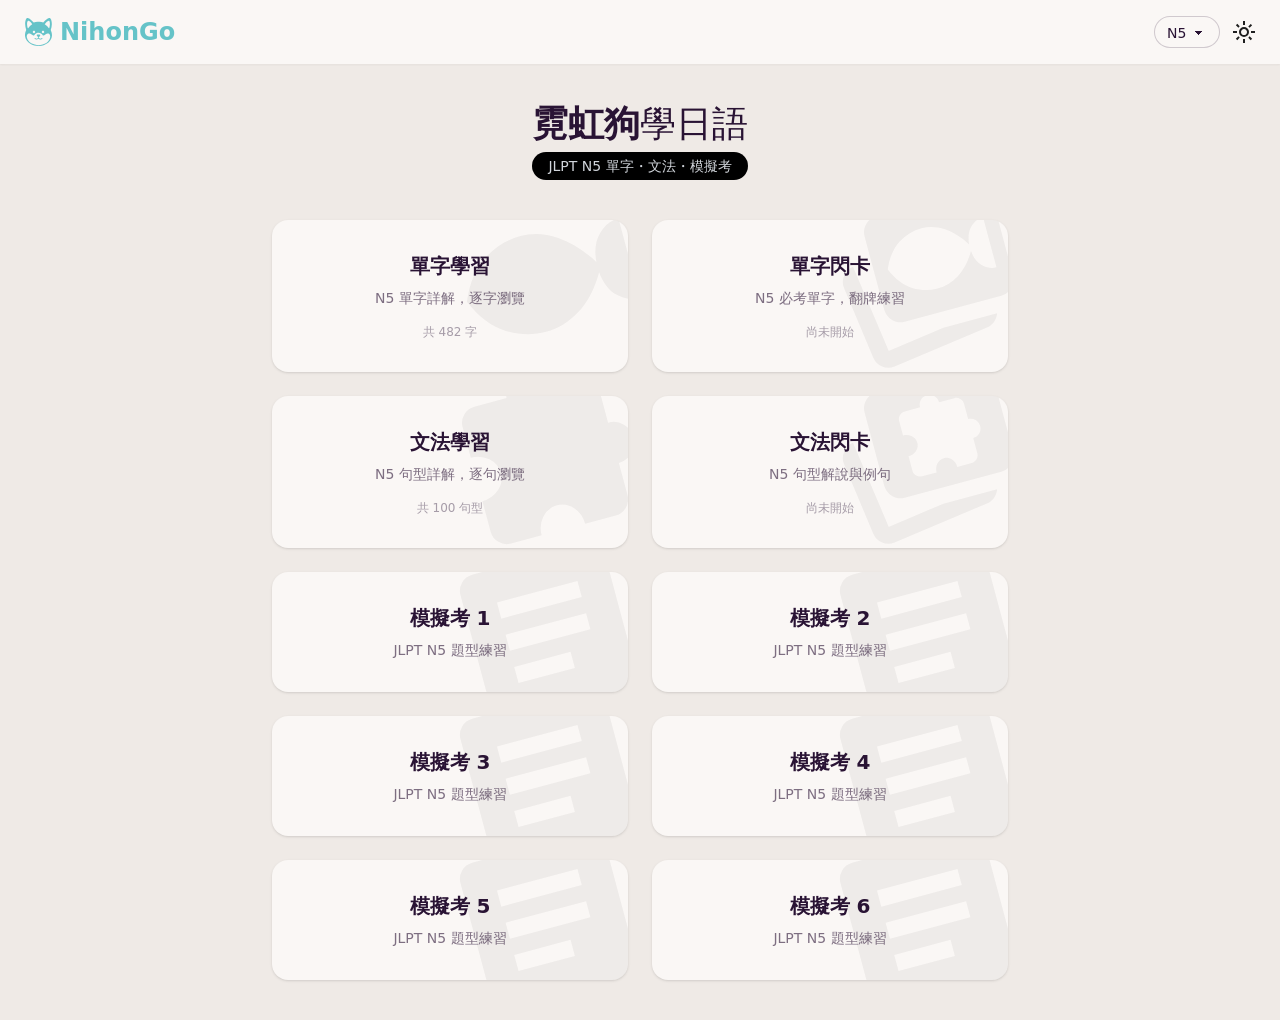
<file: src/index.html>
<!DOCTYPE html>
<html lang="zh-Hant" data-theme="cupcake">
<head>
  <meta charset="UTF-8">
  <link rel="icon" href="assets/icons/nihongo_icon_mono.svg" type="image/svg+xml">
  <meta name="viewport" content="width=device-width, initial-scale=1.0">
  <title>NihonGo 霓虹狗 — JLPT N5 日文學習</title>
  <meta name="description" content="NihonGo 霓虹狗，JLPT 日文學習網站，提供單字、文法閃卡與模擬考。">
  <meta property="og:type" content="website">
  <meta property="og:title" content="NihonGo 霓虹狗 — JLPT 日文學習">
  <meta property="og:description" content="JLPT 日文學習網站，提供單字、文法閃卡與模擬考。">
  <meta property="og:image" content="assets/images/preview.png">
  <meta property="og:image:width" content="1200">
  <meta property="og:image:height" content="630">
  <meta name="twitter:card" content="summary_large_image">
  <meta name="twitter:title" content="NihonGo 霓虹狗 — JLPT 日文學習">
  <meta name="twitter:description" content="JLPT 日文學習網站，提供單字、文法閃卡與模擬考。">
  <meta name="twitter:image" content="assets/images/preview.png">
  <link href="assets/vendor/daisyui.min.css" rel="stylesheet">
  <script src="assets/vendor/tailwind.js"></script>
  <link rel="stylesheet" href="assets/css/main.css">
</head>
<body class="min-h-screen bg-base-200">

  <header class="navbar bg-base-100 shadow-sm">
    <div class="navbar-start">
      <span class="text-2xl font-bold text-primary px-4 flex items-center gap-2"><span class="nihongo-icon w-7 h-7 shrink-0" aria-hidden="true"></span>NihonGo</span>
    </div>
    <div class="navbar-end px-4 gap-3">
      <select id="level-select" class="select select-bordered select-sm w-auto">
        <option value="N5">N5</option>
        <option value="N4">N4</option>
      </select>
      <label class="swap swap-rotate">
        <input type="checkbox" id="theme-toggle">
        <span class="swap-on"><img src="assets/icons/dark_mode.svg" class="theme-icon w-6 h-6" alt=""></span>
        <span class="swap-off"><img src="assets/icons/light_mode.svg" class="theme-icon w-6 h-6" alt=""></span>
      </label>
    </div>
  </header>

  <main class="container mx-auto px-4 py-10 max-w-3xl">
    <div class="text-center mb-10">
      <h1 class="text-4xl mb-2"><span class="font-bold">霓虹狗</span><span class="font-light">學日語</span></h1>
      <span id="level-pill" class="inline-block rounded-full bg-black text-gray-300 text-sm px-4 py-1">JLPT N5 單字・文法・模擬考</span>
    </div>

    <div class="grid grid-cols-2 gap-6">

      <a href="vocab-study.html" class="card bg-base-100 shadow hover:shadow-lg transition-shadow cursor-pointer relative overflow-hidden">
        <img src="assets/icons/vocab-study.svg" alt="" aria-hidden="true" class="card-bg-icon">
        <div class="card-body items-center text-center relative">
          <h2 class="card-title">單字學習</h2>
          <p class="text-sm text-base-content/60"><span class="level-label">N5</span> 單字詳解，逐字瀏覽</p>
          <div class="mt-2 w-full">
            <div class="text-xs text-base-content/40" id="vocab-study-total"></div>
          </div>
        </div>
      </a>

      <a href="flashcard.html" class="card bg-base-100 shadow hover:shadow-lg transition-shadow cursor-pointer relative overflow-hidden">
        <img src="assets/icons/vocab.svg" alt="" aria-hidden="true" class="card-bg-icon">
        <div class="card-body items-center text-center relative">
          <h2 class="card-title">單字閃卡</h2>
          <p class="text-sm text-base-content/60"><span class="level-label">N5</span> 必考單字，翻牌練習</p>
          <div class="mt-2 w-full">
            <div class="text-xs text-base-content/40" id="vocab-progress-label">尚未開始</div>
          </div>
        </div>
      </a>

      <a href="grammar-study.html" class="card bg-base-100 shadow hover:shadow-lg transition-shadow cursor-pointer relative overflow-hidden">
        <img src="assets/icons/grammar-study.svg" alt="" aria-hidden="true" class="card-bg-icon">
        <div class="card-body items-center text-center relative">
          <h2 class="card-title">文法學習</h2>
          <p class="text-sm text-base-content/60"><span class="level-label">N5</span> 句型詳解，逐句瀏覽</p>
          <div class="mt-2 w-full">
            <div class="text-xs text-base-content/40" id="grammar-study-total"></div>
          </div>
        </div>
      </a>

      <a href="grammar.html" class="card bg-base-100 shadow hover:shadow-lg transition-shadow cursor-pointer relative overflow-hidden">
        <img src="assets/icons/grammar.svg" alt="" aria-hidden="true" class="card-bg-icon">
        <div class="card-body items-center text-center relative">
          <h2 class="card-title">文法閃卡</h2>
          <p class="text-sm text-base-content/60"><span class="level-label">N5</span> 句型解說與例句</p>
          <div class="mt-2 w-full">
            <div class="text-xs text-base-content/40" id="grammar-progress-label">尚未開始</div>
          </div>
        </div>
      </a>

      <div id="quiz-cards" class="contents"></div>

    </div>
  </main>

  <script src="assets/js/utils.js"></script>
  <script src="assets/js/index.js"></script>
</body>
</html>
</file>
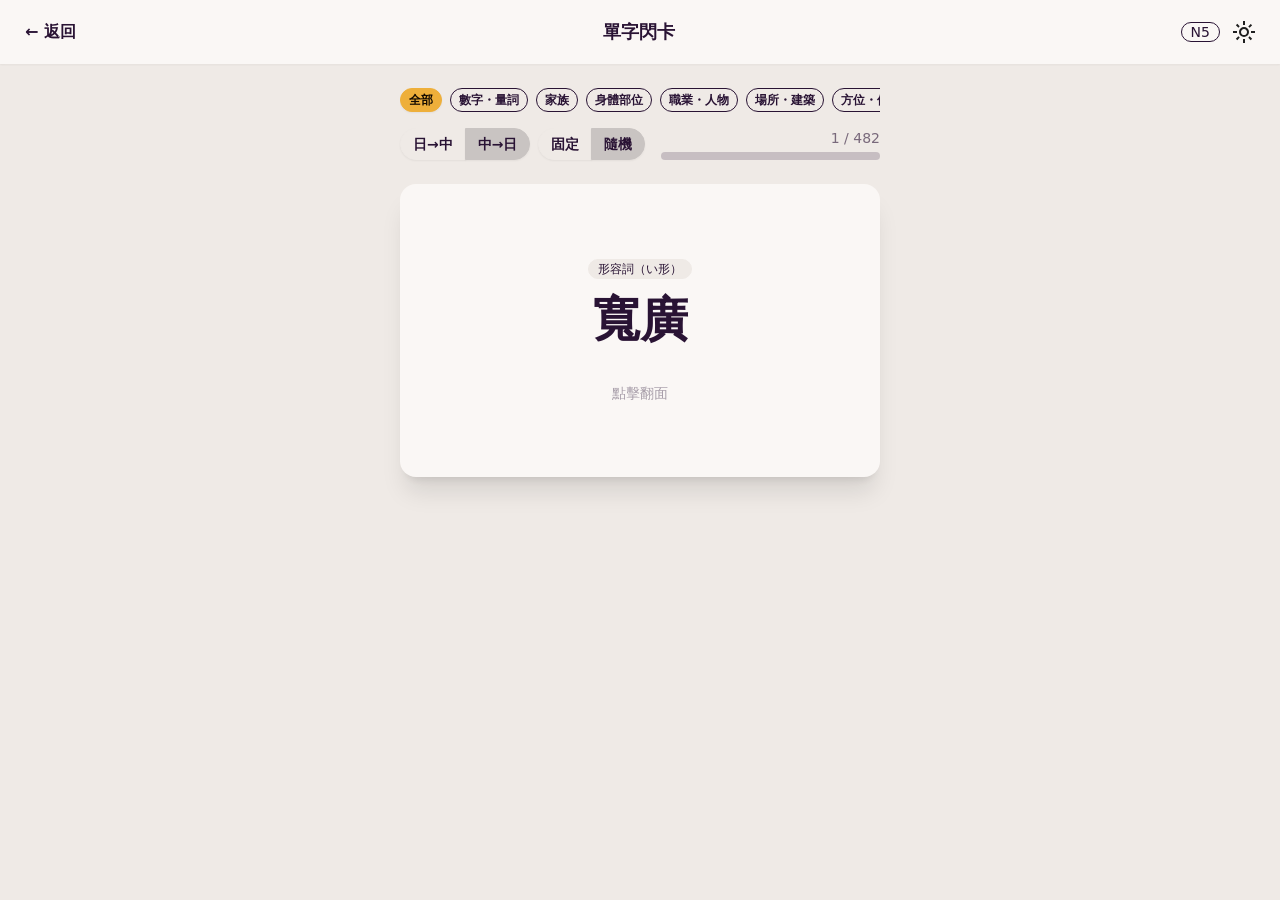
<file: src/flashcard.html>
<!DOCTYPE html>
<html lang="zh-Hant" data-theme="cupcake">
<head>
  <meta charset="UTF-8">
  <link rel="icon" href="assets/icons/nihongo_icon_mono.svg" type="image/svg+xml">
  <meta name="viewport" content="width=device-width, initial-scale=1.0">
  <title>單字閃卡 — NihonGo</title>
  <link href="assets/vendor/daisyui.min.css" rel="stylesheet">
  <script src="assets/vendor/tailwind.js"></script>
  <link rel="stylesheet" href="assets/css/main.css">
  <style>
    .flashcard-scene {
      display: grid;
      perspective: 1000px;
    }
    .flashcard-inner {
      position: relative;
      display: grid;
      width: 100%;
      transition: transform 0.5s;
      transform-style: preserve-3d;
    }
    .flashcard-inner.is-flipped {
      transform: rotateY(180deg);
    }
    .flashcard-face {
      grid-row: 1;
      grid-column: 1;
      width: 100%;
      backface-visibility: hidden;
      -webkit-backface-visibility: hidden;
    }
    .flashcard-face--back {
      transform: rotateY(180deg);
    }
    .speak-btn {
      width: 2.5rem;
      height: 2.5rem;
      min-height: unset;
      padding: 0;
      display: inline-flex;
      align-items: center;
      justify-content: center;
    }
  </style>
</head>
<body class="min-h-screen bg-base-200">

  <header class="navbar bg-base-100 shadow-sm">
    <div class="navbar-start">
      <a href="index.html" class="btn btn-ghost text-base">← 返回</a>
    </div>
    <div class="navbar-center">
      <span class="text-lg font-bold">單字閃卡</span>
    </div>
    <div class="navbar-end px-4 gap-3">
      <span id="level-badge" class="badge badge-outline"></span>
      <label class="swap swap-rotate">
        <input type="checkbox" id="theme-toggle">
        <span class="swap-on"><img src="assets/icons/dark_mode.svg" class="theme-icon w-6 h-6" alt=""></span>
        <span class="swap-off"><img src="assets/icons/light_mode.svg" class="theme-icon w-6 h-6" alt=""></span>
      </label>
    </div>
  </header>

  <main class="container mx-auto px-4 py-6 max-w-lg">

    <!-- 單元選擇 -->
    <div class="mb-3">
      <div class="flex gap-2 overflow-x-auto pb-1 scrollbar-hide" id="unit-bar">
        <button class="btn btn-xs btn-accent shrink-0 unit-btn" data-unit="">全部</button>
      </div>
    </div>

    <!-- 模式切換 & 順序 & 進度 -->
    <div class="flex items-center gap-4 mb-6">
      <div class="flex gap-2 shrink-0">
        <div class="join">
          <button class="join-item btn btn-sm" id="mode-jp" data-mode="jp">日→中</button>
          <button class="join-item btn btn-sm btn-active" id="mode-zh" data-mode="zh">中→日</button>
        </div>
        <div class="join">
          <button class="join-item btn btn-sm" id="order-seq">固定</button>
          <button class="join-item btn btn-sm btn-active" id="order-rnd">隨機</button>
        </div>
      </div>
      <div class="flex flex-col items-end flex-1 gap-1">
        <span class="text-sm text-base-content/60" id="progress-label">— / —</span>
        <progress class="progress progress-primary w-full" id="progress-bar" value="0" max="100"></progress>
      </div>
    </div>

    <!-- 閃卡區 -->
    <div class="flashcard-scene w-full mb-6" style="min-height: 280px;" id="card-scene">
      <div class="flashcard-inner" id="card-inner">

        <!-- 正面 -->
        <div class="flashcard-face card bg-base-100 shadow-xl cursor-pointer select-none" id="card-front">
          <div class="card-body items-center justify-center text-center h-full">
            <div class="text-xs badge badge-ghost mb-2" id="front-pos"></div>
            <div class="text-5xl font-bold mb-2" id="front-main"></div>
            <div class="text-lg text-base-content/60" id="front-sub"></div>
            <div class="mt-4 text-sm text-base-content/40">點擊翻面</div>
          </div>
        </div>

        <!-- 背面 -->
        <div class="flashcard-face flashcard-face--back card bg-primary text-primary-content shadow-xl cursor-pointer select-none" id="card-back">
          <div class="card-body items-center justify-center text-center h-full">
            <div class="text-xs badge badge-outline mb-2" id="back-pos"></div>
            <div class="text-4xl font-bold mb-1" id="back-word"></div>
            <div class="text-xl mb-1" id="back-reading"></div>
            <div class="text-base opacity-80 mb-3" id="back-meaning"></div>
            <button class="speak-btn btn btn-circle btn-sm btn-ghost border border-primary-content/30" id="speak-btn" title="發音">▶</button>
          </div>
        </div>

      </div>
    </div>

    <!-- 操作按鈕（翻面後才顯示）-->
    <div class="flex gap-4 justify-center" id="action-btns" style="display:none!important">
      <button class="btn btn-error btn-lg flex-1" id="btn-unknown">✗ 不熟</button>
      <button class="btn btn-success btn-lg flex-1" id="btn-known">✓ 知道了</button>
    </div>

    <!-- 完成畫面 -->
    <div class="hidden card bg-base-100 shadow-xl" id="done-screen">
      <div class="card-body items-center text-center py-10">
        <img src="assets/icons/finish.svg" class="ui-icon w-16 h-16 mb-4" alt="">
        <h2 class="card-title text-2xl mb-2">本輪完成！</h2>
        <p class="text-base-content/60 mb-6" id="done-summary"></p>
        <div class="flex gap-3">
          <button class="btn btn-primary" id="btn-restart">重新開始</button>
          <a href="index.html" class="btn btn-ghost">回首頁</a>
        </div>
      </div>
    </div>

  </main>

  <script src="assets/js/utils.js"></script>
  <script src="assets/js/tts.js"></script>
  <script src="assets/js/flashcard.js"></script>
</body>
</html>
</file>
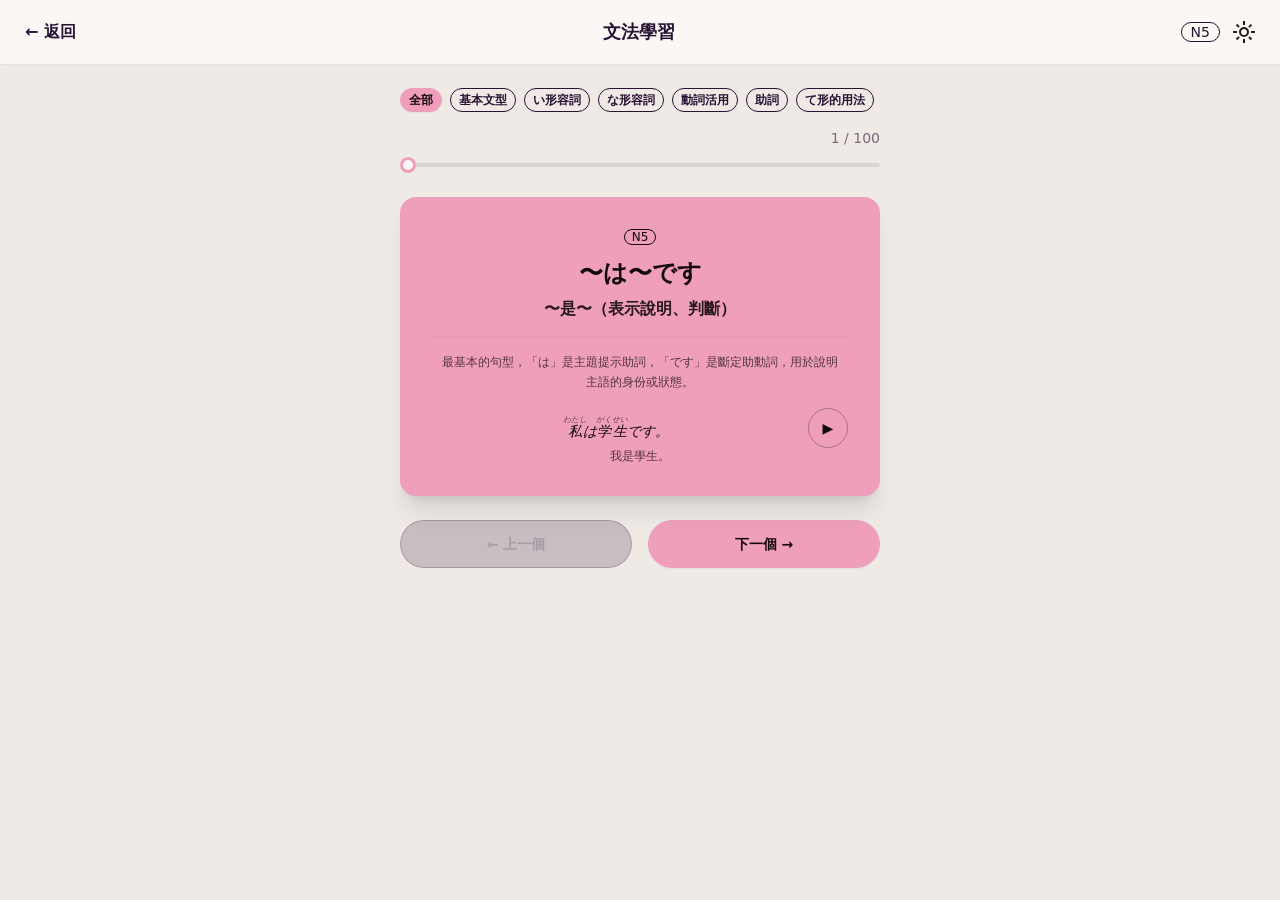
<file: src/grammar-study.html>
<!DOCTYPE html>
<html lang="zh-Hant" data-theme="cupcake">
<head>
  <meta charset="UTF-8">
  <link rel="icon" href="assets/icons/nihongo_icon_mono.svg" type="image/svg+xml">
  <meta name="viewport" content="width=device-width, initial-scale=1.0">
  <title>文法學習 — NihonGo</title>
  <link href="assets/vendor/daisyui.min.css" rel="stylesheet">
  <script src="assets/vendor/tailwind.js"></script>
  <link rel="stylesheet" href="assets/css/main.css">
  <style>
    .speak-btn {
      width: 2.5rem;
      height: 2.5rem;
      min-height: unset;
      padding: 0;
      display: inline-flex;
      align-items: center;
      justify-content: center;
    }
  </style>
</head>
<body class="min-h-screen bg-base-200">

  <header class="navbar bg-base-100 shadow-sm">
    <div class="navbar-start">
      <a href="index.html" class="btn btn-ghost text-base">← 返回</a>
    </div>
    <div class="navbar-center">
      <span class="text-lg font-bold">文法學習</span>
    </div>
    <div class="navbar-end px-4 gap-3">
      <span id="level-badge" class="badge badge-outline"></span>
      <label class="swap swap-rotate">
        <input type="checkbox" id="theme-toggle">
        <span class="swap-on"><img src="assets/icons/dark_mode.svg" class="theme-icon w-6 h-6" alt=""></span>
        <span class="swap-off"><img src="assets/icons/light_mode.svg" class="theme-icon w-6 h-6" alt=""></span>
      </label>
    </div>
  </header>

  <main class="container mx-auto px-4 py-6 max-w-lg">

    <!-- 單元選擇 -->
    <div class="mb-3">
      <div class="flex gap-2 overflow-x-auto pb-1 scrollbar-hide" id="unit-bar">
        <button class="btn btn-xs btn-secondary shrink-0 unit-btn" data-unit="">全部</button>
      </div>
    </div>

    <!-- 進度 -->
    <div class="flex items-center justify-end mb-2">
      <span class="text-sm text-base-content/60" id="progress-label">— / —</span>
    </div>
    <input type="range" class="range range-secondary range-xs w-full mb-6" id="progress-bar" min="0" max="0" value="0" step="1">

    <!-- 文法卡 -->
    <div class="card bg-secondary text-secondary-content shadow-xl mb-6" id="card-scene">
      <div class="card-body items-center text-center gap-2 py-8">
        <div class="badge badge-outline badge-sm mb-1" id="card-level"></div>
        <div class="text-2xl font-bold" id="card-pattern"></div>
        <div class="text-base font-semibold opacity-90" id="card-meaning"></div>
        <div class="divider my-0 opacity-30"></div>
        <div class="text-xs opacity-70 leading-relaxed px-2" id="card-explanation"></div>
        <div id="card-examples-container" class="w-full mt-1"></div>
      </div>
    </div>

    <!-- 上一個 / 下一個 -->
    <div class="flex gap-4 justify-center" id="nav-btns">
      <button class="btn btn-outline flex-1" id="btn-prev">← 上一個</button>
      <button class="btn btn-secondary flex-1" id="btn-next">下一個 →</button>
    </div>

    <!-- 錯誤畫面 -->
    <div class="hidden card bg-base-100 shadow-xl" id="error-screen">
      <div class="card-body items-center text-center py-10">
        <div class="text-5xl mb-4">⚠️</div>
        <h2 class="card-title text-xl mb-2">無法載入資料</h2>
        <p class="text-base-content/60 text-sm mb-4">請用本機伺服器開啟，而非直接點開檔案。</p>
        <div class="mockup-code text-left text-xs w-full max-w-xs">
          <pre><code>cd src
python3 -m http.server 8080</code></pre>
        </div>
        <p class="text-base-content/40 text-xs mt-3">然後開啟 http://localhost:8080</p>
      </div>
    </div>

  </main>

  <script src="assets/js/utils.js"></script>
  <script src="assets/js/tts.js"></script>
  <script src="assets/js/grammar-study.js"></script>
</body>
</html>
</file>
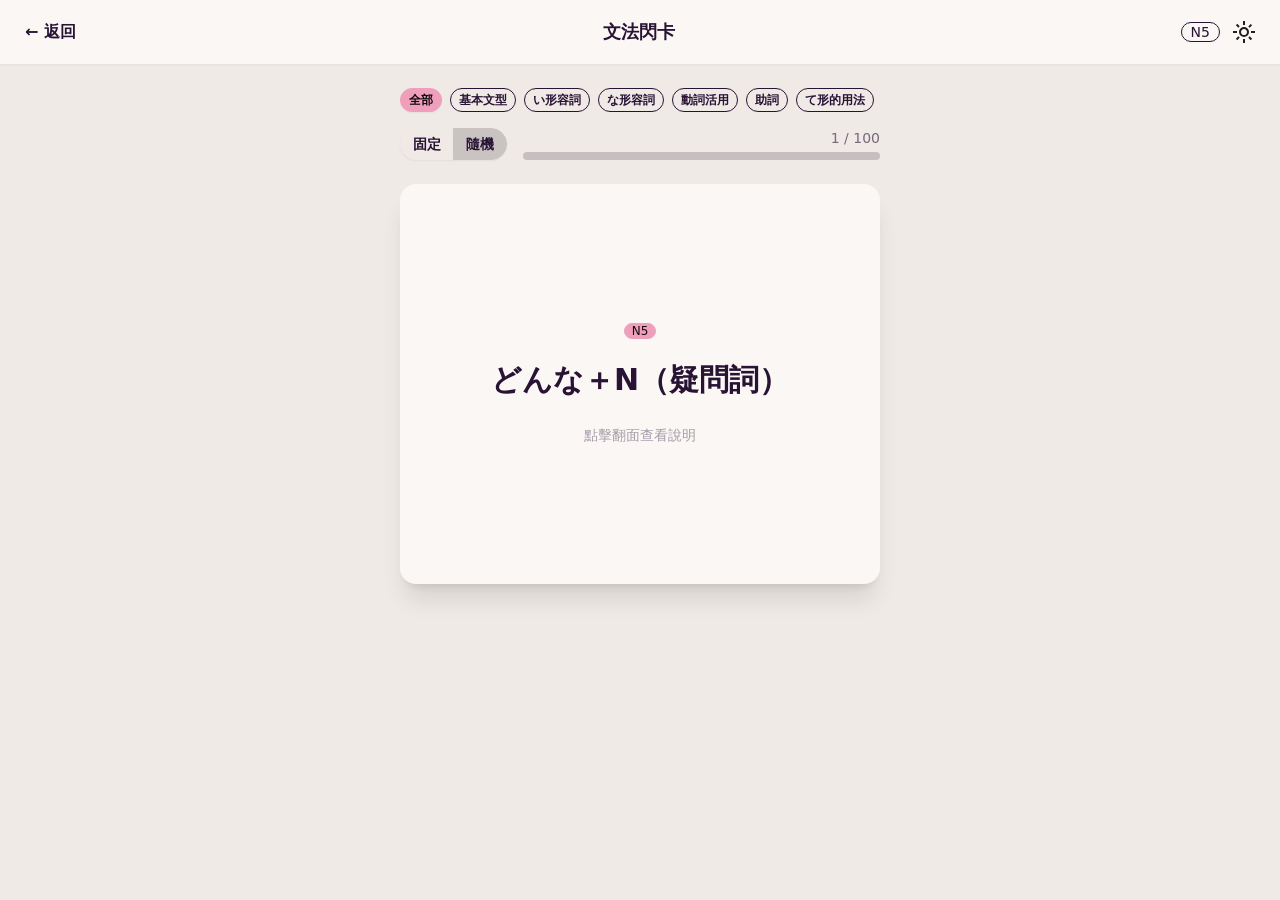
<file: src/grammar.html>
<!DOCTYPE html>
<html lang="zh-Hant" data-theme="cupcake">
<head>
  <meta charset="UTF-8">
  <link rel="icon" href="assets/icons/nihongo_icon_mono.svg" type="image/svg+xml">
  <meta name="viewport" content="width=device-width, initial-scale=1.0">
  <title>文法閃卡 — NihonGo</title>
  <link href="assets/vendor/daisyui.min.css" rel="stylesheet">
  <script src="assets/vendor/tailwind.js"></script>
  <link rel="stylesheet" href="assets/css/main.css">
  <style>
    .flashcard-scene {
      display: grid;
      perspective: 1000px;
    }
    .flashcard-inner {
      position: relative;
      display: grid;
      width: 100%;
      transition: transform 0.5s;
      transform-style: preserve-3d;
    }
    .flashcard-inner.is-flipped {
      transform: rotateY(180deg);
    }
    .flashcard-face {
      grid-row: 1;
      grid-column: 1;
      width: 100%;
      backface-visibility: hidden;
      -webkit-backface-visibility: hidden;
    }
    .flashcard-face--back {
      transform: rotateY(180deg);
    }
    .speak-btn {
      width: 2.5rem;
      height: 2.5rem;
      min-height: unset;
      padding: 0;
      display: inline-flex;
      align-items: center;
      justify-content: center;
    }
  </style>
</head>
<body class="min-h-screen bg-base-200">

  <header class="navbar bg-base-100 shadow-sm">
    <div class="navbar-start">
      <a href="index.html" class="btn btn-ghost text-base">← 返回</a>
    </div>
    <div class="navbar-center">
      <span class="text-lg font-bold">文法閃卡</span>
    </div>
    <div class="navbar-end px-4 gap-3">
      <span id="level-badge" class="badge badge-outline"></span>
      <label class="swap swap-rotate">
        <input type="checkbox" id="theme-toggle">
        <span class="swap-on"><img src="assets/icons/dark_mode.svg" class="theme-icon w-6 h-6" alt=""></span>
        <span class="swap-off"><img src="assets/icons/light_mode.svg" class="theme-icon w-6 h-6" alt=""></span>
      </label>
    </div>
  </header>

  <main class="container mx-auto px-4 py-6 max-w-lg">

    <!-- 單元選擇 -->
    <div class="mb-3">
      <div class="flex gap-2 overflow-x-auto pb-1 scrollbar-hide" id="unit-bar">
        <button class="btn btn-xs btn-secondary shrink-0 unit-btn" data-unit="">全部</button>
      </div>
    </div>

    <!-- 順序切換 & 進度 -->
    <div class="flex items-center gap-4 mb-6">
      <div class="join shrink-0">
        <button class="join-item btn btn-sm" id="order-seq">固定</button>
        <button class="join-item btn btn-sm btn-active" id="order-rnd">隨機</button>
      </div>
      <div class="flex flex-col items-end flex-1 gap-1">
        <span class="text-sm text-base-content/60" id="progress-label">— / —</span>
        <progress class="progress progress-secondary w-full" id="progress-bar" value="0" max="100"></progress>
      </div>
    </div>

    <!-- 閃卡區 -->
    <div class="flashcard-scene w-full mb-6" style="min-height: 400px;" id="card-scene">
      <div class="flashcard-inner" id="card-inner">

        <!-- 正面 -->
        <div class="flashcard-face card bg-base-100 shadow-xl cursor-pointer select-none" id="card-front">
          <div class="card-body items-center justify-center text-center h-full">
            <div class="badge badge-secondary badge-sm mb-3" id="front-level"></div>
            <div class="text-3xl font-bold mb-4 leading-snug" id="front-pattern"></div>
            <div class="text-sm text-base-content/40">點擊翻面查看說明</div>
          </div>
        </div>

        <!-- 背面 -->
        <div class="flashcard-face flashcard-face--back card bg-secondary text-secondary-content shadow-xl cursor-pointer select-none" id="card-back">
          <div class="card-body items-center justify-center text-center h-full gap-2">
            <div class="badge badge-outline badge-sm mb-1" id="back-level"></div>
            <div class="text-2xl font-bold" id="back-pattern"></div>
            <div class="text-base font-semibold opacity-90" id="back-meaning"></div>
            <div class="divider my-0 opacity-30"></div>
            <div class="text-xs opacity-70 leading-relaxed px-2" id="back-explanation"></div>
            <div id="back-examples-container" class="w-full"></div>
          </div>
        </div>

      </div>
    </div>

    <!-- 操作按鈕（翻面後才顯示）-->
    <div class="flex gap-4 justify-center" id="action-btns" style="display:none!important">
      <button class="btn btn-error btn-lg flex-1" id="btn-unknown">✗ 不熟</button>
      <button class="btn btn-success btn-lg flex-1" id="btn-known">✓ 知道了</button>
    </div>

    <!-- 完成畫面 -->
    <div class="hidden card bg-base-100 shadow-xl" id="done-screen">
      <div class="card-body items-center text-center py-10">
        <img src="assets/icons/finish.svg" class="ui-icon w-16 h-16 mb-4" alt="">
        <h2 class="card-title text-2xl mb-2">本輪完成！</h2>
        <p class="text-base-content/60 mb-6" id="done-summary"></p>
        <div class="flex gap-3">
          <button class="btn btn-secondary" id="btn-restart">重新開始</button>
          <a href="index.html" class="btn btn-ghost">回首頁</a>
        </div>
      </div>
    </div>

  </main>

  <script src="assets/js/utils.js"></script>
  <script src="assets/js/tts.js"></script>
  <script src="assets/js/grammar.js"></script>
</body>
</html>
</file>
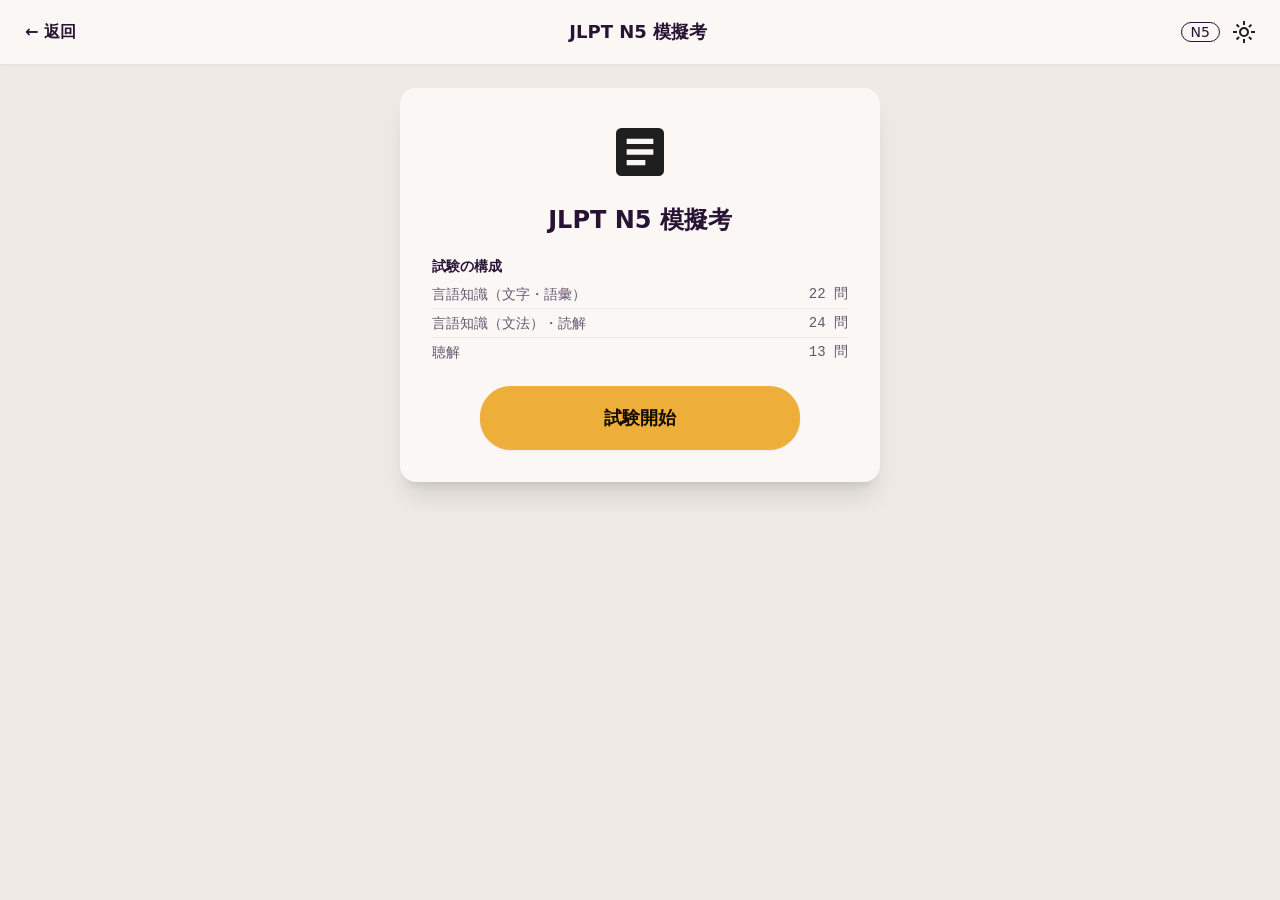
<file: src/quiz.html>
<!DOCTYPE html>
<html lang="ja" data-theme="cupcake">
<head>
  <meta charset="UTF-8">
  <link rel="icon" href="assets/icons/nihongo_icon_mono.svg" type="image/svg+xml">
  <meta name="viewport" content="width=device-width, initial-scale=1.0">
  <title>模擬考 — NihonGo</title>
  <link href="assets/vendor/daisyui.min.css" rel="stylesheet">
  <script src="assets/vendor/tailwind.js"></script>
  <link rel="stylesheet" href="assets/css/main.css">
  <style>
    .option-btn { transition: background-color 0.2s, border-color 0.2s; }
    .option-btn.correct {
      background-color: oklch(var(--su)) !important;
      border-color: oklch(var(--su)) !important;
      color: oklch(var(--suc)) !important;
    }
    .option-btn.wrong {
      background-color: oklch(var(--er)) !important;
      border-color: oklch(var(--er)) !important;
      color: oklch(var(--erc)) !important;
    }
    .star-blank {
      display: inline-block;
      border-bottom: 2px solid currentColor;
      min-width: 3rem;
      text-align: center;
      font-weight: bold;
      color: oklch(var(--p));
      margin: 0 2px;
    }
    .normal-blank {
      display: inline-block;
      border-bottom: 2px solid currentColor;
      min-width: 3rem;
      text-align: center;
      margin: 0 2px;
    }
    .passage-box {
      background: oklch(var(--b2));
      border-left: 3px solid oklch(var(--a));
      padding: 1rem;
      border-radius: 0.5rem;
      line-height: 2;
      font-size: 0.95rem;
      white-space: pre-wrap;
    }
    .blank-num {
      display: inline-block;
      width: 1.4rem; height: 1.4rem;
      line-height: 1.4rem;
      text-align: center;
      border: 1.5px solid currentColor;
      border-radius: 50%;
      font-size: 0.75rem;
      font-weight: bold;
      color: oklch(var(--a));
    }
    .svg-scene { max-width: 220px; margin: 0 auto; }
  </style>
</head>
<body class="min-h-screen bg-base-200">

  <header class="navbar bg-base-100 shadow-sm">
    <div class="navbar-start">
      <a href="index.html" class="btn btn-ghost text-base">← 返回</a>
    </div>
    <div class="navbar-center">
      <span class="text-lg font-bold">JLPT N5 模擬考</span>
    </div>
    <div class="navbar-end px-4 gap-3">
      <span id="level-badge" class="badge badge-outline"></span>
      <label class="swap swap-rotate">
        <input type="checkbox" id="theme-toggle">
        <span class="swap-on"><img src="assets/icons/dark_mode.svg" class="theme-icon w-6 h-6" alt=""></span>
        <span class="swap-off"><img src="assets/icons/light_mode.svg" class="theme-icon w-6 h-6" alt=""></span>
      </label>
    </div>
  </header>

  <main class="container mx-auto px-4 py-6 max-w-lg">

    <!-- ▼ 開始画面 -->
    <div id="start-screen" class="card bg-base-100 shadow-xl">
      <div class="card-body items-center text-center py-8 gap-3">
        <img src="assets/icons/quiz.svg" class="ui-icon w-16 h-16 mb-2" alt="">
        <h2 class="card-title text-2xl">JLPT N5 模擬考</h2>
        <div class="w-full text-left mt-2 space-y-1 text-sm text-base-content/70">
          <p class="font-semibold text-base-content mb-2">試験の構成</p>
          <div class="flex justify-between border-b border-base-200 pb-1">
            <span>言語知識（文字・語彙）</span><span class="font-mono" id="count-vocab">— 問</span>
          </div>
          <div class="flex justify-between border-b border-base-200 pb-1">
            <span>言語知識（文法）・読解</span><span class="font-mono" id="count-grammar">— 問</span>
          </div>
          <div class="flex justify-between pb-1">
            <span>聴解</span><span class="font-mono" id="count-listening">— 問</span>
          </div>
        </div>
        <div id="last-score-area" class="hidden alert alert-info text-sm w-full mt-1">
          <span id="last-score-text"></span>
        </div>
        <button class="btn btn-accent btn-lg w-full max-w-xs mt-2" id="btn-start">試験開始</button>
      </div>
    </div>

    <!-- ▼ セクション開始画面 -->
    <div id="section-screen" class="hidden card bg-base-100 shadow-xl">
      <div class="card-body items-center text-center py-10">
        <div class="text-4xl mb-3" id="section-icon"></div>
        <h2 class="card-title text-xl mb-1" id="section-title"></h2>
        <p class="text-base-content/60 text-sm" id="section-desc"></p>
        <button class="btn btn-accent mt-6" id="btn-section-next">はじめる →</button>
      </div>
    </div>

    <!-- ▼ 問題開始画面 -->
    <div id="problem-screen" class="hidden card bg-base-100 shadow-xl">
      <div class="card-body py-8">
        <p class="text-sm text-accent font-bold mb-1" id="problem-label"></p>
        <p class="text-sm leading-relaxed text-base-content/80" id="problem-instruction"></p>
        <div class="flex justify-end mt-4">
          <button class="btn btn-accent btn-sm" id="btn-problem-next">次へ →</button>
        </div>
      </div>
    </div>

    <!-- ▼ 問題画面 -->
    <div id="quiz-screen" class="hidden">

      <!-- 進捗 -->
      <div class="flex items-center justify-between mb-2">
        <span class="text-xs text-base-content/50" id="breadcrumb"></span>
        <span class="text-sm text-base-content/60" id="progress-label">— / —</span>
      </div>
      <progress class="progress progress-accent w-full mb-4" id="progress-bar" value="0" max="100"></progress>

      <!-- 聴解：音声再生 -->
      <div id="listening-area" class="hidden card bg-base-200 shadow-sm mb-3 p-4">
        <div id="svg-container" class="hidden svg-scene mb-3"></div>
        <div class="flex flex-col items-center gap-2">
          <p class="text-xs text-base-content/60">音声を聞いてから答えてください</p>
          <button class="btn btn-accent gap-2" id="btn-play-script">▶ 音声を再生</button>
        </div>
      </div>

      <!-- 題目カード -->
      <div class="card bg-base-100 shadow-xl mb-3">
        <div class="card-body gap-3">

          <!-- 文章 / パッセージ -->
          <div id="passage-area" class="hidden">
            <div class="passage-box text-sm" id="passage-box"></div>
          </div>

          <!-- 問題文 -->
          <div id="question-text" class="text-base font-medium leading-relaxed"></div>

          <!-- 選択肢 -->
          <div class="flex flex-col gap-2 mt-1" id="options-container"></div>

        </div>
      </div>

      <!-- 解説（回答後） -->
      <div id="explanation-area" class="hidden alert mb-3">
        <div class="w-full">
          <p class="font-bold mb-1" id="result-label"></p>
          <p class="text-sm leading-relaxed" id="explanation-text"></p>
        </div>
      </div>

      <!-- ナビゲーション -->
      <div class="flex justify-end gap-2">
        <button class="btn btn-accent hidden" id="btn-next">次の問題 →</button>
        <button class="btn btn-accent hidden" id="btn-to-section">次のセクションへ →</button>
        <button class="btn btn-accent hidden" id="btn-finish">結果を見る →</button>
      </div>

    </div>

    <!-- ▼ 結果画面 -->
    <div id="result-screen" class="hidden">

      <div class="card bg-base-100 shadow-xl mb-5">
        <div class="card-body items-center text-center py-8">
          <div class="text-5xl mb-3" id="result-emoji"></div>
          <h2 class="card-title text-2xl mb-1">考試結束</h2>
          <p class="text-base-content/60 text-sm mb-4" id="score-text"></p>
          <div class="radial-progress text-accent text-xl font-bold mb-5"
               id="score-circle" style="--value:0; --size:7rem;">
            <span id="score-pct">0%</span>
          </div>
          <!-- セクション別スコア -->
          <div class="w-full text-sm space-y-1" id="section-scores"></div>
        </div>
      </div>

      <!-- 間違えた問題 -->
      <div id="wrong-review" class="hidden mb-5">
        <h3 class="text-base font-bold mb-3 text-error">答錯的題目</h3>
        <div id="wrong-list" class="flex flex-col gap-3"></div>
      </div>

      <div class="flex gap-3 justify-center">
        <button class="btn btn-accent" id="btn-retry">再測一次</button>
        <a href="index.html" class="btn btn-ghost">返回首頁</a>
      </div>

    </div>

  </main>

  <script src="assets/js/utils.js"></script>
  <script src="assets/js/tts.js"></script>
  <script src="assets/js/quiz.js"></script>
</body>
</html>
</file>
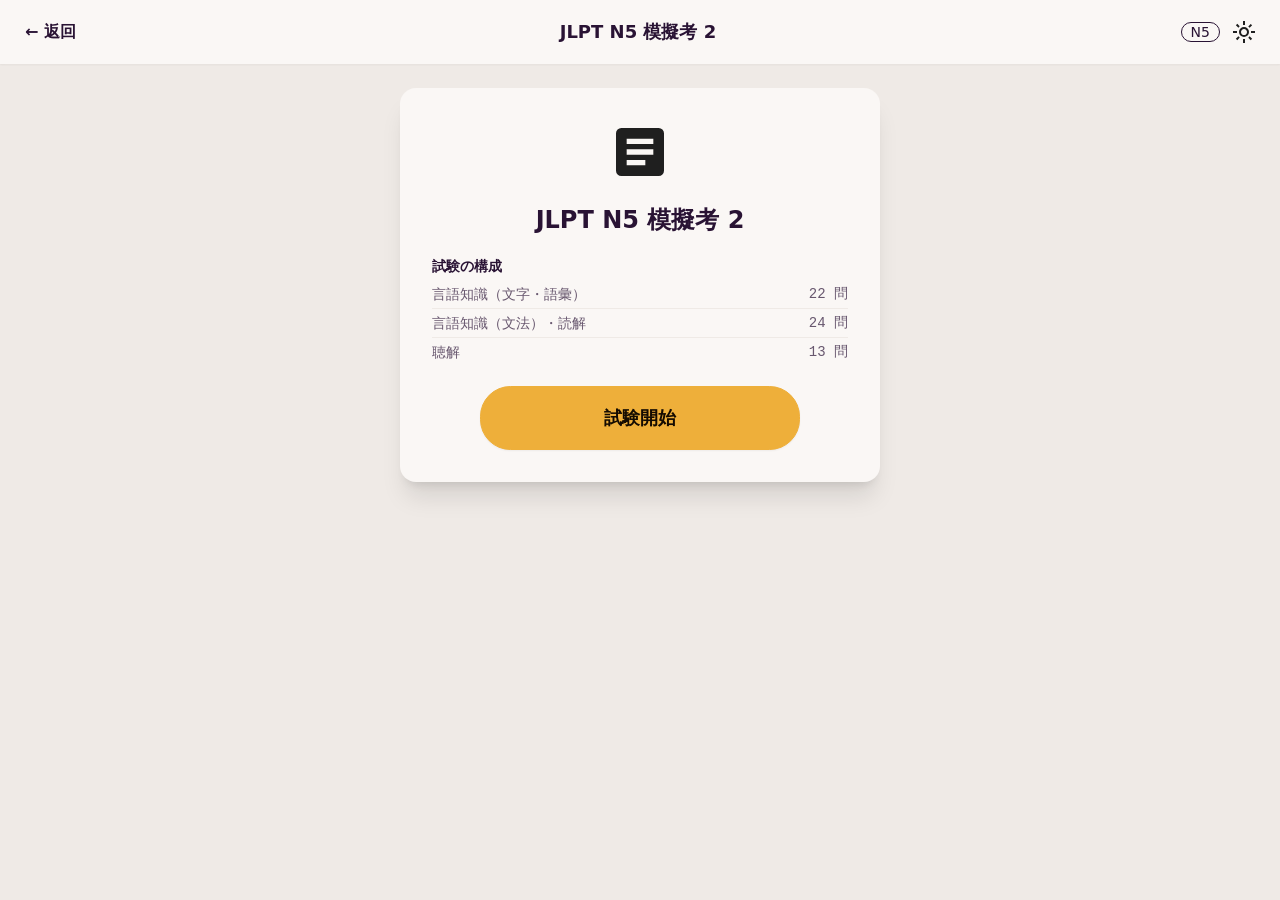
<file: src/quiz2.html>
<!DOCTYPE html>
<html lang="ja" data-theme="cupcake">
<head>
  <meta charset="UTF-8">
  <link rel="icon" href="assets/icons/nihongo_icon_mono.svg" type="image/svg+xml">
  <meta name="viewport" content="width=device-width, initial-scale=1.0">
  <title>模擬考 2 — NihonGo</title>
  <link href="assets/vendor/daisyui.min.css" rel="stylesheet">
  <script src="assets/vendor/tailwind.js"></script>
  <link rel="stylesheet" href="assets/css/main.css">
  <style>
    .option-btn { transition: background-color 0.2s, border-color 0.2s; }
    .option-btn.correct {
      background-color: oklch(var(--su)) !important;
      border-color: oklch(var(--su)) !important;
      color: oklch(var(--suc)) !important;
    }
    .option-btn.wrong {
      background-color: oklch(var(--er)) !important;
      border-color: oklch(var(--er)) !important;
      color: oklch(var(--erc)) !important;
    }
    .star-blank {
      display: inline-block;
      border-bottom: 2px solid currentColor;
      min-width: 3rem;
      text-align: center;
      font-weight: bold;
      color: oklch(var(--p));
      margin: 0 2px;
    }
    .normal-blank {
      display: inline-block;
      border-bottom: 2px solid currentColor;
      min-width: 3rem;
      text-align: center;
      margin: 0 2px;
    }
    .passage-box {
      background: oklch(var(--b2));
      border-left: 3px solid oklch(var(--a));
      padding: 1rem;
      border-radius: 0.5rem;
      line-height: 2;
      font-size: 0.95rem;
      white-space: pre-wrap;
    }
    .blank-num {
      display: inline-block;
      width: 1.4rem; height: 1.4rem;
      line-height: 1.4rem;
      text-align: center;
      border: 1.5px solid currentColor;
      border-radius: 50%;
      font-size: 0.75rem;
      font-weight: bold;
      color: oklch(var(--a));
    }
    .svg-scene { max-width: 220px; margin: 0 auto; }
  </style>
</head>
<body class="min-h-screen bg-base-200">

  <header class="navbar bg-base-100 shadow-sm">
    <div class="navbar-start">
      <a href="index.html" class="btn btn-ghost text-base">← 返回</a>
    </div>
    <div class="navbar-center">
      <span class="text-lg font-bold">JLPT N5 模擬考 2</span>
    </div>
    <div class="navbar-end px-4 gap-3">
      <span id="level-badge" class="badge badge-outline"></span>
      <label class="swap swap-rotate">
        <input type="checkbox" id="theme-toggle">
        <span class="swap-on"><img src="assets/icons/dark_mode.svg" class="theme-icon w-6 h-6" alt=""></span>
        <span class="swap-off"><img src="assets/icons/light_mode.svg" class="theme-icon w-6 h-6" alt=""></span>
      </label>
    </div>
  </header>

  <main class="container mx-auto px-4 py-6 max-w-lg">

    <!-- ▼ 開始画面 -->
    <div id="start-screen" class="card bg-base-100 shadow-xl">
      <div class="card-body items-center text-center py-8 gap-3">
        <img src="assets/icons/quiz.svg" class="ui-icon w-16 h-16 mb-2" alt="">
        <h2 class="card-title text-2xl">JLPT N5 模擬考 2</h2>
        <div class="w-full text-left mt-2 space-y-1 text-sm text-base-content/70">
          <p class="font-semibold text-base-content mb-2">試験の構成</p>
          <div class="flex justify-between border-b border-base-200 pb-1">
            <span>言語知識（文字・語彙）</span><span class="font-mono" id="count-vocab">— 問</span>
          </div>
          <div class="flex justify-between border-b border-base-200 pb-1">
            <span>言語知識（文法）・読解</span><span class="font-mono" id="count-grammar">— 問</span>
          </div>
          <div class="flex justify-between pb-1">
            <span>聴解</span><span class="font-mono" id="count-listening">— 問</span>
          </div>
        </div>
        <div id="last-score-area" class="hidden alert alert-info text-sm w-full mt-1">
          <span id="last-score-text"></span>
        </div>
        <button class="btn btn-accent btn-lg w-full max-w-xs mt-2" id="btn-start">試験開始</button>
      </div>
    </div>

    <!-- ▼ セクション開始画面 -->
    <div id="section-screen" class="hidden card bg-base-100 shadow-xl">
      <div class="card-body items-center text-center py-10">
        <div class="text-4xl mb-3" id="section-icon"></div>
        <h2 class="card-title text-xl mb-1" id="section-title"></h2>
        <p class="text-base-content/60 text-sm" id="section-desc"></p>
        <button class="btn btn-accent mt-6" id="btn-section-next">はじめる →</button>
      </div>
    </div>

    <!-- ▼ 問題開始画面 -->
    <div id="problem-screen" class="hidden card bg-base-100 shadow-xl">
      <div class="card-body py-8">
        <p class="text-sm text-accent font-bold mb-1" id="problem-label"></p>
        <p class="text-sm leading-relaxed text-base-content/80" id="problem-instruction"></p>
        <div class="flex justify-end mt-4">
          <button class="btn btn-accent btn-sm" id="btn-problem-next">次へ →</button>
        </div>
      </div>
    </div>

    <!-- ▼ 問題画面 -->
    <div id="quiz-screen" class="hidden">

      <!-- 進捗 -->
      <div class="flex items-center justify-between mb-2">
        <span class="text-xs text-base-content/50" id="breadcrumb"></span>
        <span class="text-sm text-base-content/60" id="progress-label">— / —</span>
      </div>
      <progress class="progress progress-accent w-full mb-4" id="progress-bar" value="0" max="100"></progress>

      <!-- 聴解：音声再生 -->
      <div id="listening-area" class="hidden card bg-base-200 shadow-sm mb-3 p-4">
        <div id="svg-container" class="hidden svg-scene mb-3"></div>
        <div class="flex flex-col items-center gap-2">
          <p class="text-xs text-base-content/60">音声を聞いてから答えてください</p>
          <button class="btn btn-accent gap-2" id="btn-play-script">▶ 音声を再生</button>
        </div>
      </div>

      <!-- 題目カード -->
      <div class="card bg-base-100 shadow-xl mb-3">
        <div class="card-body gap-3">

          <!-- 文章 / パッセージ -->
          <div id="passage-area" class="hidden">
            <div class="passage-box text-sm" id="passage-box"></div>
          </div>

          <!-- 問題文 -->
          <div id="question-text" class="text-base font-medium leading-relaxed"></div>

          <!-- 選択肢 -->
          <div class="flex flex-col gap-2 mt-1" id="options-container"></div>

        </div>
      </div>

      <!-- 解説（回答後） -->
      <div id="explanation-area" class="hidden alert mb-3">
        <div class="w-full">
          <p class="font-bold mb-1" id="result-label"></p>
          <p class="text-sm leading-relaxed" id="explanation-text"></p>
        </div>
      </div>

      <!-- ナビゲーション -->
      <div class="flex justify-end gap-2">
        <button class="btn btn-accent hidden" id="btn-next">次の問題 →</button>
        <button class="btn btn-accent hidden" id="btn-to-section">次のセクションへ →</button>
        <button class="btn btn-accent hidden" id="btn-finish">結果を見る →</button>
      </div>

    </div>

    <!-- ▼ 結果画面 -->
    <div id="result-screen" class="hidden">

      <div class="card bg-base-100 shadow-xl mb-5">
        <div class="card-body items-center text-center py-8">
          <div class="text-5xl mb-3" id="result-emoji"></div>
          <h2 class="card-title text-2xl mb-1">考試結束</h2>
          <p class="text-base-content/60 text-sm mb-4" id="score-text"></p>
          <div class="radial-progress text-accent text-xl font-bold mb-5"
               id="score-circle" style="--value:0; --size:7rem;">
            <span id="score-pct">0%</span>
          </div>
          <!-- セクション別スコア -->
          <div class="w-full text-sm space-y-1" id="section-scores"></div>
        </div>
      </div>

      <!-- 間違えた問題 -->
      <div id="wrong-review" class="hidden mb-5">
        <h3 class="text-base font-bold mb-3 text-error">答錯的題目</h3>
        <div id="wrong-list" class="flex flex-col gap-3"></div>
      </div>

      <div class="flex gap-3 justify-center">
        <button class="btn btn-accent" id="btn-retry">再測一次</button>
        <a href="index.html" class="btn btn-ghost">返回首頁</a>
      </div>

    </div>

  </main>

  <script src="assets/js/utils.js"></script>
  <script src="assets/js/tts.js"></script>
  <script src="assets/js/quiz2.js"></script>
</body>
</html>
</file>
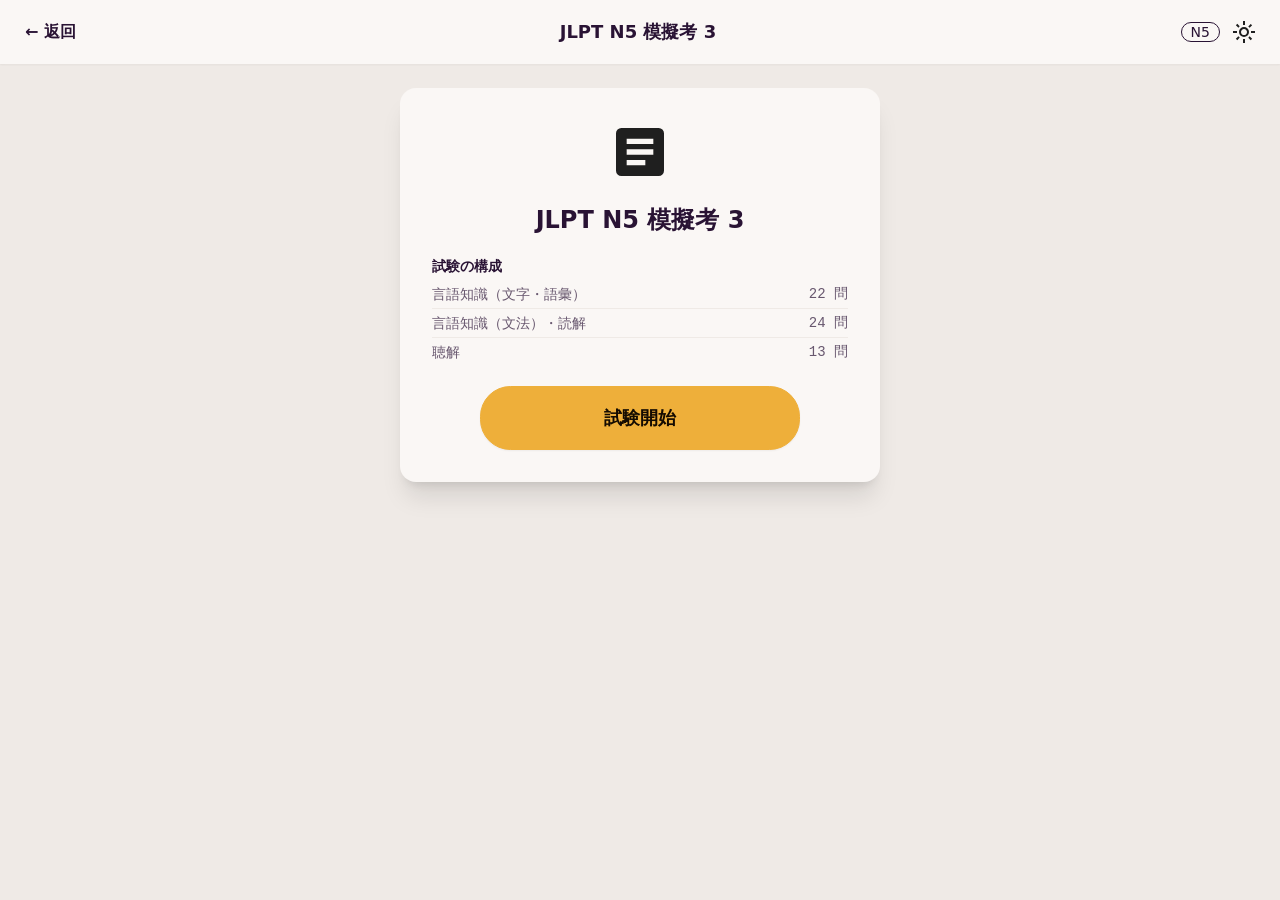
<file: src/quiz3.html>
<!DOCTYPE html>
<html lang="ja" data-theme="cupcake">
<head>
  <meta charset="UTF-8">
  <link rel="icon" href="assets/icons/nihongo_icon_mono.svg" type="image/svg+xml">
  <meta name="viewport" content="width=device-width, initial-scale=1.0">
  <title>模擬考 3 — NihonGo</title>
  <link href="assets/vendor/daisyui.min.css" rel="stylesheet">
  <script src="assets/vendor/tailwind.js"></script>
  <link rel="stylesheet" href="assets/css/main.css">
  <style>
    .option-btn { transition: background-color 0.2s, border-color 0.2s; }
    .option-btn.correct {
      background-color: oklch(var(--su)) !important;
      border-color: oklch(var(--su)) !important;
      color: oklch(var(--suc)) !important;
    }
    .option-btn.wrong {
      background-color: oklch(var(--er)) !important;
      border-color: oklch(var(--er)) !important;
      color: oklch(var(--erc)) !important;
    }
    .star-blank {
      display: inline-block;
      border-bottom: 2px solid currentColor;
      min-width: 3rem;
      text-align: center;
      font-weight: bold;
      color: oklch(var(--p));
      margin: 0 2px;
    }
    .normal-blank {
      display: inline-block;
      border-bottom: 2px solid currentColor;
      min-width: 3rem;
      text-align: center;
      margin: 0 2px;
    }
    .passage-box {
      background: oklch(var(--b2));
      border-left: 3px solid oklch(var(--a));
      padding: 1rem;
      border-radius: 0.5rem;
      line-height: 2;
      font-size: 0.95rem;
      white-space: pre-wrap;
    }
    .blank-num {
      display: inline-block;
      width: 1.4rem; height: 1.4rem;
      line-height: 1.4rem;
      text-align: center;
      border: 1.5px solid currentColor;
      border-radius: 50%;
      font-size: 0.75rem;
      font-weight: bold;
      color: oklch(var(--a));
    }
    .svg-scene { max-width: 220px; margin: 0 auto; }
  </style>
</head>
<body class="min-h-screen bg-base-200">

  <header class="navbar bg-base-100 shadow-sm">
    <div class="navbar-start">
      <a href="index.html" class="btn btn-ghost text-base">← 返回</a>
    </div>
    <div class="navbar-center">
      <span class="text-lg font-bold">JLPT N5 模擬考 3</span>
    </div>
    <div class="navbar-end px-4 gap-3">
      <span id="level-badge" class="badge badge-outline"></span>
      <label class="swap swap-rotate">
        <input type="checkbox" id="theme-toggle">
        <span class="swap-on"><img src="assets/icons/dark_mode.svg" class="theme-icon w-6 h-6" alt=""></span>
        <span class="swap-off"><img src="assets/icons/light_mode.svg" class="theme-icon w-6 h-6" alt=""></span>
      </label>
    </div>
  </header>

  <main class="container mx-auto px-4 py-6 max-w-lg">

    <!-- ▼ 開始画面 -->
    <div id="start-screen" class="card bg-base-100 shadow-xl">
      <div class="card-body items-center text-center py-8 gap-3">
        <img src="assets/icons/quiz.svg" class="ui-icon w-16 h-16 mb-2" alt="">
        <h2 class="card-title text-2xl">JLPT N5 模擬考 3</h2>
        <div class="w-full text-left mt-2 space-y-1 text-sm text-base-content/70">
          <p class="font-semibold text-base-content mb-2">試験の構成</p>
          <div class="flex justify-between border-b border-base-200 pb-1">
            <span>言語知識（文字・語彙）</span><span class="font-mono" id="count-vocab">— 問</span>
          </div>
          <div class="flex justify-between border-b border-base-200 pb-1">
            <span>言語知識（文法）・読解</span><span class="font-mono" id="count-grammar">— 問</span>
          </div>
          <div class="flex justify-between pb-1">
            <span>聴解</span><span class="font-mono" id="count-listening">— 問</span>
          </div>
        </div>
        <div id="last-score-area" class="hidden alert alert-info text-sm w-full mt-1">
          <span id="last-score-text"></span>
        </div>
        <button class="btn btn-accent btn-lg w-full max-w-xs mt-2" id="btn-start">試験開始</button>
      </div>
    </div>

    <!-- ▼ セクション開始画面 -->
    <div id="section-screen" class="hidden card bg-base-100 shadow-xl">
      <div class="card-body items-center text-center py-10">
        <div class="text-4xl mb-3" id="section-icon"></div>
        <h2 class="card-title text-xl mb-1" id="section-title"></h2>
        <p class="text-base-content/60 text-sm" id="section-desc"></p>
        <button class="btn btn-accent mt-6" id="btn-section-next">はじめる →</button>
      </div>
    </div>

    <!-- ▼ 問題開始画面 -->
    <div id="problem-screen" class="hidden card bg-base-100 shadow-xl">
      <div class="card-body py-8">
        <p class="text-sm text-accent font-bold mb-1" id="problem-label"></p>
        <p class="text-sm leading-relaxed text-base-content/80" id="problem-instruction"></p>
        <div class="flex justify-end mt-4">
          <button class="btn btn-accent btn-sm" id="btn-problem-next">次へ →</button>
        </div>
      </div>
    </div>

    <!-- ▼ 問題画面 -->
    <div id="quiz-screen" class="hidden">

      <!-- 進捗 -->
      <div class="flex items-center justify-between mb-2">
        <span class="text-xs text-base-content/50" id="breadcrumb"></span>
        <span class="text-sm text-base-content/60" id="progress-label">— / —</span>
      </div>
      <progress class="progress progress-accent w-full mb-4" id="progress-bar" value="0" max="100"></progress>

      <!-- 聴解：音声再生 -->
      <div id="listening-area" class="hidden card bg-base-200 shadow-sm mb-3 p-4">
        <div id="svg-container" class="hidden svg-scene mb-3"></div>
        <div class="flex flex-col items-center gap-2">
          <p class="text-xs text-base-content/60">音声を聞いてから答えてください</p>
          <button class="btn btn-accent gap-2" id="btn-play-script">▶ 音声を再生</button>
        </div>
      </div>

      <!-- 題目カード -->
      <div class="card bg-base-100 shadow-xl mb-3">
        <div class="card-body gap-3">

          <!-- 文章 / パッセージ -->
          <div id="passage-area" class="hidden">
            <div class="passage-box text-sm" id="passage-box"></div>
          </div>

          <!-- 問題文 -->
          <div id="question-text" class="text-base font-medium leading-relaxed"></div>

          <!-- 選択肢 -->
          <div class="flex flex-col gap-2 mt-1" id="options-container"></div>

        </div>
      </div>

      <!-- 解説（回答後） -->
      <div id="explanation-area" class="hidden alert mb-3">
        <div class="w-full">
          <p class="font-bold mb-1" id="result-label"></p>
          <p class="text-sm leading-relaxed" id="explanation-text"></p>
        </div>
      </div>

      <!-- ナビゲーション -->
      <div class="flex justify-end gap-2">
        <button class="btn btn-accent hidden" id="btn-next">次の問題 →</button>
        <button class="btn btn-accent hidden" id="btn-to-section">次のセクションへ →</button>
        <button class="btn btn-accent hidden" id="btn-finish">結果を見る →</button>
      </div>

    </div>

    <!-- ▼ 結果画面 -->
    <div id="result-screen" class="hidden">

      <div class="card bg-base-100 shadow-xl mb-5">
        <div class="card-body items-center text-center py-8">
          <div class="text-5xl mb-3" id="result-emoji"></div>
          <h2 class="card-title text-2xl mb-1">考試結束</h2>
          <p class="text-base-content/60 text-sm mb-4" id="score-text"></p>
          <div class="radial-progress text-accent text-xl font-bold mb-5"
               id="score-circle" style="--value:0; --size:7rem;">
            <span id="score-pct">0%</span>
          </div>
          <!-- セクション別スコア -->
          <div class="w-full text-sm space-y-1" id="section-scores"></div>
        </div>
      </div>

      <!-- 間違えた問題 -->
      <div id="wrong-review" class="hidden mb-5">
        <h3 class="text-base font-bold mb-3 text-error">答錯的題目</h3>
        <div id="wrong-list" class="flex flex-col gap-3"></div>
      </div>

      <div class="flex gap-3 justify-center">
        <button class="btn btn-accent" id="btn-retry">再測一次</button>
        <a href="index.html" class="btn btn-ghost">返回首頁</a>
      </div>

    </div>

  </main>

  <script src="assets/js/utils.js"></script>
  <script src="assets/js/tts.js"></script>
  <script src="assets/js/quiz3.js"></script>
</body>
</html>
</file>
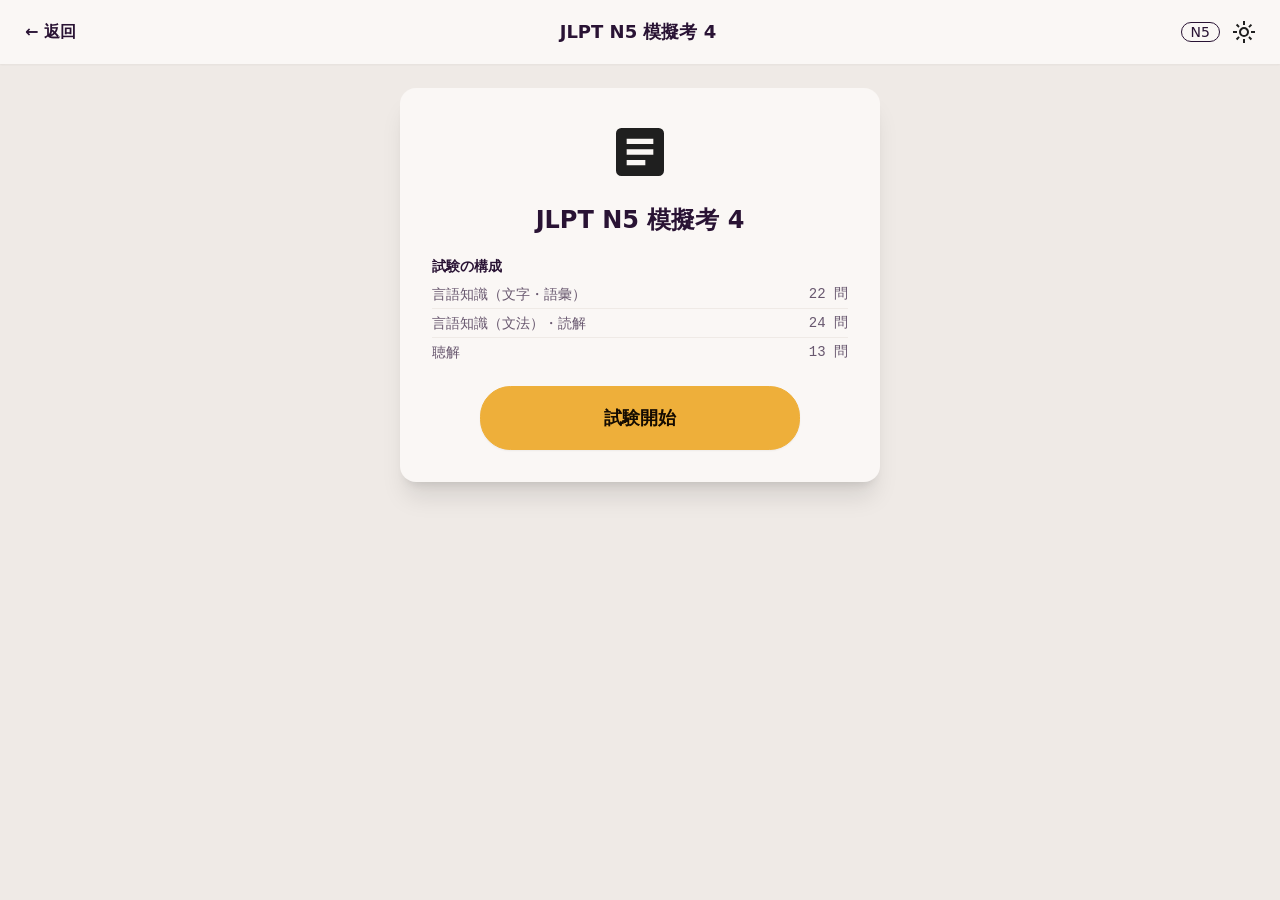
<file: src/quiz4.html>
<!DOCTYPE html>
<html lang="ja" data-theme="cupcake">
<head>
  <meta charset="UTF-8">
  <link rel="icon" href="assets/icons/nihongo_icon_mono.svg" type="image/svg+xml">
  <meta name="viewport" content="width=device-width, initial-scale=1.0">
  <title>模擬考 4 — NihonGo</title>
  <link href="assets/vendor/daisyui.min.css" rel="stylesheet">
  <script src="assets/vendor/tailwind.js"></script>
  <link rel="stylesheet" href="assets/css/main.css">
  <style>
    .option-btn { transition: background-color 0.2s, border-color 0.2s; }
    .option-btn.correct {
      background-color: oklch(var(--su)) !important;
      border-color: oklch(var(--su)) !important;
      color: oklch(var(--suc)) !important;
    }
    .option-btn.wrong {
      background-color: oklch(var(--er)) !important;
      border-color: oklch(var(--er)) !important;
      color: oklch(var(--erc)) !important;
    }
    .star-blank {
      display: inline-block;
      border-bottom: 2px solid currentColor;
      min-width: 3rem;
      text-align: center;
      font-weight: bold;
      color: oklch(var(--p));
      margin: 0 2px;
    }
    .normal-blank {
      display: inline-block;
      border-bottom: 2px solid currentColor;
      min-width: 3rem;
      text-align: center;
      margin: 0 2px;
    }
    .passage-box {
      background: oklch(var(--b2));
      border-left: 3px solid oklch(var(--a));
      padding: 1rem;
      border-radius: 0.5rem;
      line-height: 2;
      font-size: 0.95rem;
      white-space: pre-wrap;
    }
    .blank-num {
      display: inline-block;
      width: 1.4rem; height: 1.4rem;
      line-height: 1.4rem;
      text-align: center;
      border: 1.5px solid currentColor;
      border-radius: 50%;
      font-size: 0.75rem;
      font-weight: bold;
      color: oklch(var(--a));
    }
    .svg-scene { max-width: 220px; margin: 0 auto; }
  </style>
</head>
<body class="min-h-screen bg-base-200">

  <header class="navbar bg-base-100 shadow-sm">
    <div class="navbar-start">
      <a href="index.html" class="btn btn-ghost text-base">← 返回</a>
    </div>
    <div class="navbar-center">
      <span class="text-lg font-bold">JLPT N5 模擬考 4</span>
    </div>
    <div class="navbar-end px-4 gap-3">
      <span id="level-badge" class="badge badge-outline"></span>
      <label class="swap swap-rotate">
        <input type="checkbox" id="theme-toggle">
        <span class="swap-on"><img src="assets/icons/dark_mode.svg" class="theme-icon w-6 h-6" alt=""></span>
        <span class="swap-off"><img src="assets/icons/light_mode.svg" class="theme-icon w-6 h-6" alt=""></span>
      </label>
    </div>
  </header>

  <main class="container mx-auto px-4 py-6 max-w-lg">

    <!-- ▼ 開始画面 -->
    <div id="start-screen" class="card bg-base-100 shadow-xl">
      <div class="card-body items-center text-center py-8 gap-3">
        <img src="assets/icons/quiz.svg" class="ui-icon w-16 h-16 mb-2" alt="">
        <h2 class="card-title text-2xl">JLPT N5 模擬考 4</h2>
        <div class="w-full text-left mt-2 space-y-1 text-sm text-base-content/70">
          <p class="font-semibold text-base-content mb-2">試験の構成</p>
          <div class="flex justify-between border-b border-base-200 pb-1">
            <span>言語知識（文字・語彙）</span><span class="font-mono" id="count-vocab">— 問</span>
          </div>
          <div class="flex justify-between border-b border-base-200 pb-1">
            <span>言語知識（文法）・読解</span><span class="font-mono" id="count-grammar">— 問</span>
          </div>
          <div class="flex justify-between pb-1">
            <span>聴解</span><span class="font-mono" id="count-listening">— 問</span>
          </div>
        </div>
        <div id="last-score-area" class="hidden alert alert-info text-sm w-full mt-1">
          <span id="last-score-text"></span>
        </div>
        <button class="btn btn-accent btn-lg w-full max-w-xs mt-2" id="btn-start">試験開始</button>
      </div>
    </div>

    <!-- ▼ セクション開始画面 -->
    <div id="section-screen" class="hidden card bg-base-100 shadow-xl">
      <div class="card-body items-center text-center py-10">
        <div class="text-4xl mb-3" id="section-icon"></div>
        <h2 class="card-title text-xl mb-1" id="section-title"></h2>
        <p class="text-base-content/60 text-sm" id="section-desc"></p>
        <button class="btn btn-accent mt-6" id="btn-section-next">はじめる →</button>
      </div>
    </div>

    <!-- ▼ 問題開始画面 -->
    <div id="problem-screen" class="hidden card bg-base-100 shadow-xl">
      <div class="card-body py-8">
        <p class="text-sm text-accent font-bold mb-1" id="problem-label"></p>
        <p class="text-sm leading-relaxed text-base-content/80" id="problem-instruction"></p>
        <div class="flex justify-end mt-4">
          <button class="btn btn-accent btn-sm" id="btn-problem-next">次へ →</button>
        </div>
      </div>
    </div>

    <!-- ▼ 問題画面 -->
    <div id="quiz-screen" class="hidden">

      <!-- 進捗 -->
      <div class="flex items-center justify-between mb-2">
        <span class="text-xs text-base-content/50" id="breadcrumb"></span>
        <span class="text-sm text-base-content/60" id="progress-label">— / —</span>
      </div>
      <progress class="progress progress-accent w-full mb-4" id="progress-bar" value="0" max="100"></progress>

      <!-- 聴解：音声再生 -->
      <div id="listening-area" class="hidden card bg-base-200 shadow-sm mb-3 p-4">
        <div id="svg-container" class="hidden svg-scene mb-3"></div>
        <div class="flex flex-col items-center gap-2">
          <p class="text-xs text-base-content/60">音声を聞いてから答えてください</p>
          <button class="btn btn-accent gap-2" id="btn-play-script">▶ 音声を再生</button>
        </div>
      </div>

      <!-- 題目カード -->
      <div class="card bg-base-100 shadow-xl mb-3">
        <div class="card-body gap-3">

          <!-- 文章 / パッセージ -->
          <div id="passage-area" class="hidden">
            <div class="passage-box text-sm" id="passage-box"></div>
          </div>

          <!-- 問題文 -->
          <div id="question-text" class="text-base font-medium leading-relaxed"></div>

          <!-- 選択肢 -->
          <div class="flex flex-col gap-2 mt-1" id="options-container"></div>

        </div>
      </div>

      <!-- 解説（回答後） -->
      <div id="explanation-area" class="hidden alert mb-3">
        <div class="w-full">
          <p class="font-bold mb-1" id="result-label"></p>
          <p class="text-sm leading-relaxed" id="explanation-text"></p>
        </div>
      </div>

      <!-- ナビゲーション -->
      <div class="flex justify-end gap-2">
        <button class="btn btn-accent hidden" id="btn-next">次の問題 →</button>
        <button class="btn btn-accent hidden" id="btn-to-section">次のセクションへ →</button>
        <button class="btn btn-accent hidden" id="btn-finish">結果を見る →</button>
      </div>

    </div>

    <!-- ▼ 結果画面 -->
    <div id="result-screen" class="hidden">

      <div class="card bg-base-100 shadow-xl mb-5">
        <div class="card-body items-center text-center py-8">
          <div class="text-5xl mb-3" id="result-emoji"></div>
          <h2 class="card-title text-2xl mb-1">考試結束</h2>
          <p class="text-base-content/60 text-sm mb-4" id="score-text"></p>
          <div class="radial-progress text-accent text-xl font-bold mb-5"
               id="score-circle" style="--value:0; --size:7rem;">
            <span id="score-pct">0%</span>
          </div>
          <!-- セクション別スコア -->
          <div class="w-full text-sm space-y-1" id="section-scores"></div>
        </div>
      </div>

      <!-- 間違えた問題 -->
      <div id="wrong-review" class="hidden mb-5">
        <h3 class="text-base font-bold mb-3 text-error">答錯的題目</h3>
        <div id="wrong-list" class="flex flex-col gap-3"></div>
      </div>

      <div class="flex gap-3 justify-center">
        <button class="btn btn-accent" id="btn-retry">再測一次</button>
        <a href="index.html" class="btn btn-ghost">返回首頁</a>
      </div>

    </div>

  </main>

  <script src="assets/js/utils.js"></script>
  <script src="assets/js/tts.js"></script>
  <script src="assets/js/quiz4.js"></script>
</body>
</html>
</file>
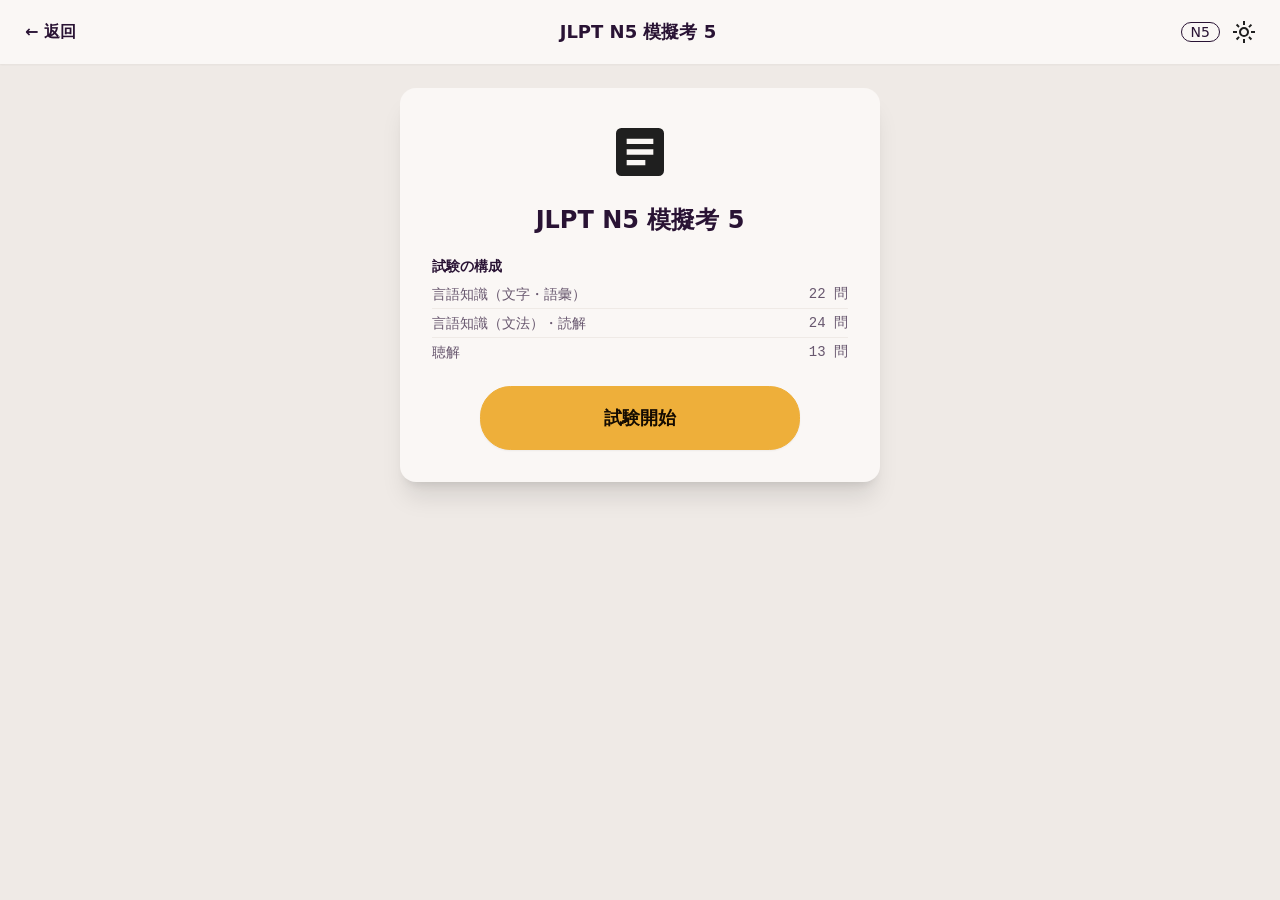
<file: src/quiz5.html>
<!DOCTYPE html>
<html lang="ja" data-theme="cupcake">
<head>
  <meta charset="UTF-8">
  <link rel="icon" href="assets/icons/nihongo_icon_mono.svg" type="image/svg+xml">
  <meta name="viewport" content="width=device-width, initial-scale=1.0">
  <title>模擬考 5 — NihonGo</title>
  <link href="assets/vendor/daisyui.min.css" rel="stylesheet">
  <script src="assets/vendor/tailwind.js"></script>
  <link rel="stylesheet" href="assets/css/main.css">
  <style>
    .option-btn { transition: background-color 0.2s, border-color 0.2s; }
    .option-btn.correct {
      background-color: oklch(var(--su)) !important;
      border-color: oklch(var(--su)) !important;
      color: oklch(var(--suc)) !important;
    }
    .option-btn.wrong {
      background-color: oklch(var(--er)) !important;
      border-color: oklch(var(--er)) !important;
      color: oklch(var(--erc)) !important;
    }
    .star-blank {
      display: inline-block;
      border-bottom: 2px solid currentColor;
      min-width: 3rem;
      text-align: center;
      font-weight: bold;
      color: oklch(var(--p));
      margin: 0 2px;
    }
    .normal-blank {
      display: inline-block;
      border-bottom: 2px solid currentColor;
      min-width: 3rem;
      text-align: center;
      margin: 0 2px;
    }
    .passage-box {
      background: oklch(var(--b2));
      border-left: 3px solid oklch(var(--a));
      padding: 1rem;
      border-radius: 0.5rem;
      line-height: 2;
      font-size: 0.95rem;
      white-space: pre-wrap;
    }
    .blank-num {
      display: inline-block;
      width: 1.4rem; height: 1.4rem;
      line-height: 1.4rem;
      text-align: center;
      border: 1.5px solid currentColor;
      border-radius: 50%;
      font-size: 0.75rem;
      font-weight: bold;
      color: oklch(var(--a));
    }
    .svg-scene { max-width: 220px; margin: 0 auto; }
  </style>
</head>
<body class="min-h-screen bg-base-200">

  <header class="navbar bg-base-100 shadow-sm">
    <div class="navbar-start">
      <a href="index.html" class="btn btn-ghost text-base">← 返回</a>
    </div>
    <div class="navbar-center">
      <span class="text-lg font-bold">JLPT N5 模擬考 5</span>
    </div>
    <div class="navbar-end px-4 gap-3">
      <span id="level-badge" class="badge badge-outline"></span>
      <label class="swap swap-rotate">
        <input type="checkbox" id="theme-toggle">
        <span class="swap-on"><img src="assets/icons/dark_mode.svg" class="theme-icon w-6 h-6" alt=""></span>
        <span class="swap-off"><img src="assets/icons/light_mode.svg" class="theme-icon w-6 h-6" alt=""></span>
      </label>
    </div>
  </header>

  <main class="container mx-auto px-4 py-6 max-w-lg">

    <!-- ▼ 開始画面 -->
    <div id="start-screen" class="card bg-base-100 shadow-xl">
      <div class="card-body items-center text-center py-8 gap-3">
        <img src="assets/icons/quiz.svg" class="ui-icon w-16 h-16 mb-2" alt="">
        <h2 class="card-title text-2xl">JLPT N5 模擬考 5</h2>
        <div class="w-full text-left mt-2 space-y-1 text-sm text-base-content/70">
          <p class="font-semibold text-base-content mb-2">試験の構成</p>
          <div class="flex justify-between border-b border-base-200 pb-1">
            <span>言語知識（文字・語彙）</span><span class="font-mono" id="count-vocab">— 問</span>
          </div>
          <div class="flex justify-between border-b border-base-200 pb-1">
            <span>言語知識（文法）・読解</span><span class="font-mono" id="count-grammar">— 問</span>
          </div>
          <div class="flex justify-between pb-1">
            <span>聴解</span><span class="font-mono" id="count-listening">— 問</span>
          </div>
        </div>
        <div id="last-score-area" class="hidden alert alert-info text-sm w-full mt-1">
          <span id="last-score-text"></span>
        </div>
        <button class="btn btn-accent btn-lg w-full max-w-xs mt-2" id="btn-start">試験開始</button>
      </div>
    </div>

    <!-- ▼ セクション開始画面 -->
    <div id="section-screen" class="hidden card bg-base-100 shadow-xl">
      <div class="card-body items-center text-center py-10">
        <div class="text-4xl mb-3" id="section-icon"></div>
        <h2 class="card-title text-xl mb-1" id="section-title"></h2>
        <p class="text-base-content/60 text-sm" id="section-desc"></p>
        <button class="btn btn-accent mt-6" id="btn-section-next">はじめる →</button>
      </div>
    </div>

    <!-- ▼ 問題開始画面 -->
    <div id="problem-screen" class="hidden card bg-base-100 shadow-xl">
      <div class="card-body py-8">
        <p class="text-sm text-accent font-bold mb-1" id="problem-label"></p>
        <p class="text-sm leading-relaxed text-base-content/80" id="problem-instruction"></p>
        <div class="flex justify-end mt-4">
          <button class="btn btn-accent btn-sm" id="btn-problem-next">次へ →</button>
        </div>
      </div>
    </div>

    <!-- ▼ 問題画面 -->
    <div id="quiz-screen" class="hidden">

      <!-- 進捗 -->
      <div class="flex items-center justify-between mb-2">
        <span class="text-xs text-base-content/50" id="breadcrumb"></span>
        <span class="text-sm text-base-content/60" id="progress-label">— / —</span>
      </div>
      <progress class="progress progress-accent w-full mb-4" id="progress-bar" value="0" max="100"></progress>

      <!-- 聴解：音声再生 -->
      <div id="listening-area" class="hidden card bg-base-200 shadow-sm mb-3 p-4">
        <div id="svg-container" class="hidden svg-scene mb-3"></div>
        <div class="flex flex-col items-center gap-2">
          <p class="text-xs text-base-content/60">音声を聞いてから答えてください</p>
          <button class="btn btn-accent gap-2" id="btn-play-script">▶ 音声を再生</button>
        </div>
      </div>

      <!-- 題目カード -->
      <div class="card bg-base-100 shadow-xl mb-3">
        <div class="card-body gap-3">

          <!-- 文章 / パッセージ -->
          <div id="passage-area" class="hidden">
            <div class="passage-box text-sm" id="passage-box"></div>
          </div>

          <!-- 問題文 -->
          <div id="question-text" class="text-base font-medium leading-relaxed"></div>

          <!-- 選択肢 -->
          <div class="flex flex-col gap-2 mt-1" id="options-container"></div>

        </div>
      </div>

      <!-- 解説（回答後） -->
      <div id="explanation-area" class="hidden alert mb-3">
        <div class="w-full">
          <p class="font-bold mb-1" id="result-label"></p>
          <p class="text-sm leading-relaxed" id="explanation-text"></p>
        </div>
      </div>

      <!-- ナビゲーション -->
      <div class="flex justify-end gap-2">
        <button class="btn btn-accent hidden" id="btn-next">次の問題 →</button>
        <button class="btn btn-accent hidden" id="btn-to-section">次のセクションへ →</button>
        <button class="btn btn-accent hidden" id="btn-finish">結果を見る →</button>
      </div>

    </div>

    <!-- ▼ 結果画面 -->
    <div id="result-screen" class="hidden">

      <div class="card bg-base-100 shadow-xl mb-5">
        <div class="card-body items-center text-center py-8">
          <div class="text-5xl mb-3" id="result-emoji"></div>
          <h2 class="card-title text-2xl mb-1">考試結束</h2>
          <p class="text-base-content/60 text-sm mb-4" id="score-text"></p>
          <div class="radial-progress text-accent text-xl font-bold mb-5"
               id="score-circle" style="--value:0; --size:7rem;">
            <span id="score-pct">0%</span>
          </div>
          <!-- セクション別スコア -->
          <div class="w-full text-sm space-y-1" id="section-scores"></div>
        </div>
      </div>

      <!-- 間違えた問題 -->
      <div id="wrong-review" class="hidden mb-5">
        <h3 class="text-base font-bold mb-3 text-error">答錯的題目</h3>
        <div id="wrong-list" class="flex flex-col gap-3"></div>
      </div>

      <div class="flex gap-3 justify-center">
        <button class="btn btn-accent" id="btn-retry">再測一次</button>
        <a href="index.html" class="btn btn-ghost">返回首頁</a>
      </div>

    </div>

  </main>

  <script src="assets/js/utils.js"></script>
  <script src="assets/js/tts.js"></script>
  <script src="assets/js/quiz5.js"></script>
</body>
</html>
</file>
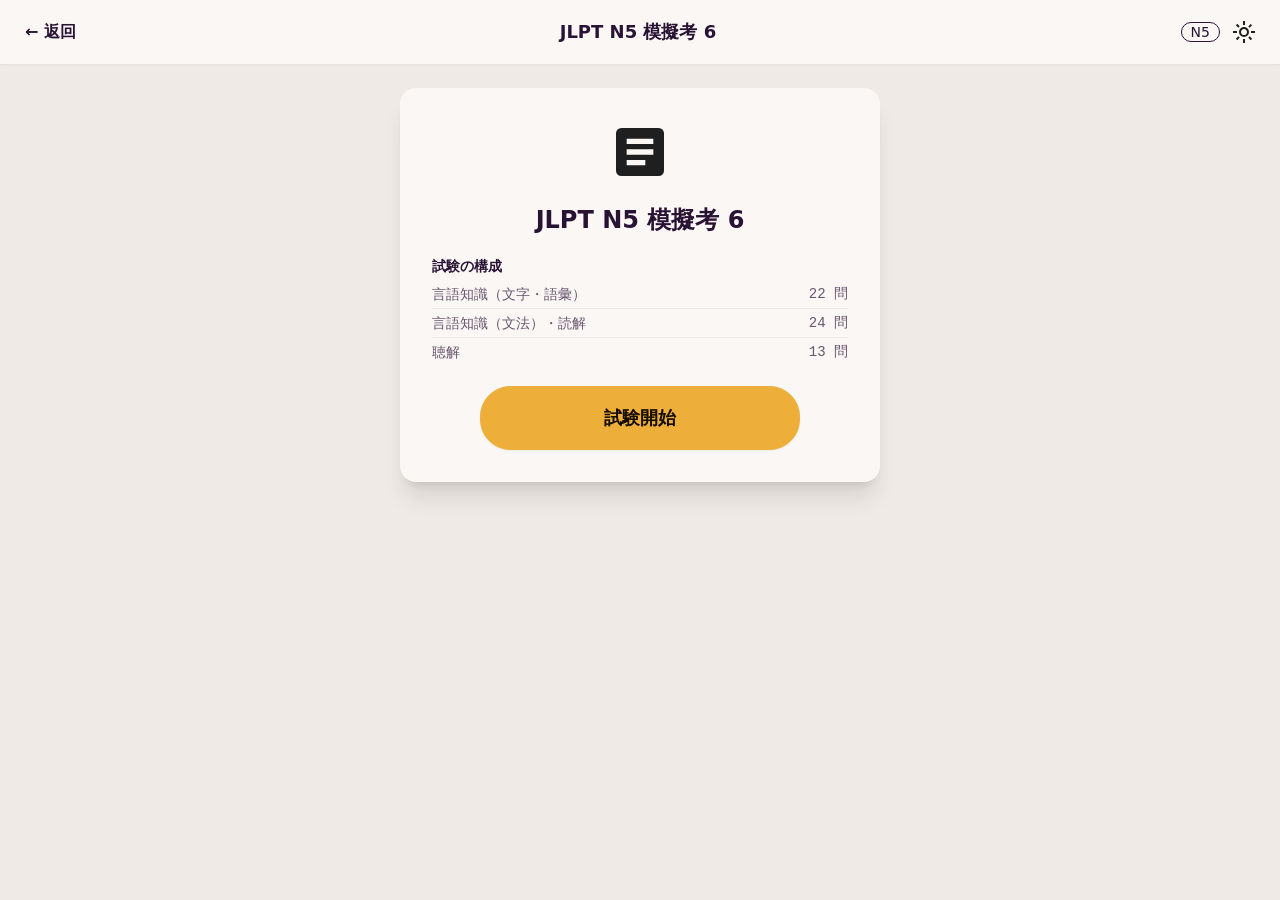
<file: src/quiz6.html>
<!DOCTYPE html>
<html lang="ja" data-theme="cupcake">
<head>
  <meta charset="UTF-8">
  <link rel="icon" href="assets/icons/nihongo_icon_mono.svg" type="image/svg+xml">
  <meta name="viewport" content="width=device-width, initial-scale=1.0">
  <title>模擬考 6 — NihonGo</title>
  <link href="assets/vendor/daisyui.min.css" rel="stylesheet">
  <script src="assets/vendor/tailwind.js"></script>
  <link rel="stylesheet" href="assets/css/main.css">
  <style>
    .option-btn { transition: background-color 0.2s, border-color 0.2s; }
    .option-btn.correct {
      background-color: oklch(var(--su)) !important;
      border-color: oklch(var(--su)) !important;
      color: oklch(var(--suc)) !important;
    }
    .option-btn.wrong {
      background-color: oklch(var(--er)) !important;
      border-color: oklch(var(--er)) !important;
      color: oklch(var(--erc)) !important;
    }
    .star-blank {
      display: inline-block;
      border-bottom: 2px solid currentColor;
      min-width: 3rem;
      text-align: center;
      font-weight: bold;
      color: oklch(var(--p));
      margin: 0 2px;
    }
    .normal-blank {
      display: inline-block;
      border-bottom: 2px solid currentColor;
      min-width: 3rem;
      text-align: center;
      margin: 0 2px;
    }
    .passage-box {
      background: oklch(var(--b2));
      border-left: 3px solid oklch(var(--a));
      padding: 1rem;
      border-radius: 0.5rem;
      line-height: 2;
      font-size: 0.95rem;
      white-space: pre-wrap;
    }
    .blank-num {
      display: inline-block;
      width: 1.4rem; height: 1.4rem;
      line-height: 1.4rem;
      text-align: center;
      border: 1.5px solid currentColor;
      border-radius: 50%;
      font-size: 0.75rem;
      font-weight: bold;
      color: oklch(var(--a));
    }
    .svg-scene { max-width: 220px; margin: 0 auto; }
  </style>
</head>
<body class="min-h-screen bg-base-200">

  <header class="navbar bg-base-100 shadow-sm">
    <div class="navbar-start">
      <a href="index.html" class="btn btn-ghost text-base">← 返回</a>
    </div>
    <div class="navbar-center">
      <span class="text-lg font-bold">JLPT N5 模擬考 6</span>
    </div>
    <div class="navbar-end px-4 gap-3">
      <span id="level-badge" class="badge badge-outline"></span>
      <label class="swap swap-rotate">
        <input type="checkbox" id="theme-toggle">
        <span class="swap-on"><img src="assets/icons/dark_mode.svg" class="theme-icon w-6 h-6" alt=""></span>
        <span class="swap-off"><img src="assets/icons/light_mode.svg" class="theme-icon w-6 h-6" alt=""></span>
      </label>
    </div>
  </header>

  <main class="container mx-auto px-4 py-6 max-w-lg">

    <!-- ▼ 開始画面 -->
    <div id="start-screen" class="card bg-base-100 shadow-xl">
      <div class="card-body items-center text-center py-8 gap-3">
        <img src="assets/icons/quiz.svg" class="ui-icon w-16 h-16 mb-2" alt="">
        <h2 class="card-title text-2xl">JLPT N5 模擬考 6</h2>
        <div class="w-full text-left mt-2 space-y-1 text-sm text-base-content/70">
          <p class="font-semibold text-base-content mb-2">試験の構成</p>
          <div class="flex justify-between border-b border-base-200 pb-1">
            <span>言語知識（文字・語彙）</span><span class="font-mono" id="count-vocab">— 問</span>
          </div>
          <div class="flex justify-between border-b border-base-200 pb-1">
            <span>言語知識（文法）・読解</span><span class="font-mono" id="count-grammar">— 問</span>
          </div>
          <div class="flex justify-between pb-1">
            <span>聴解</span><span class="font-mono" id="count-listening">— 問</span>
          </div>
        </div>
        <div id="last-score-area" class="hidden alert alert-info text-sm w-full mt-1">
          <span id="last-score-text"></span>
        </div>
        <button class="btn btn-accent btn-lg w-full max-w-xs mt-2" id="btn-start">試験開始</button>
      </div>
    </div>

    <!-- ▼ セクション開始画面 -->
    <div id="section-screen" class="hidden card bg-base-100 shadow-xl">
      <div class="card-body items-center text-center py-10">
        <div class="text-4xl mb-3" id="section-icon"></div>
        <h2 class="card-title text-xl mb-1" id="section-title"></h2>
        <p class="text-base-content/60 text-sm" id="section-desc"></p>
        <button class="btn btn-accent mt-6" id="btn-section-next">はじめる →</button>
      </div>
    </div>

    <!-- ▼ 問題開始画面 -->
    <div id="problem-screen" class="hidden card bg-base-100 shadow-xl">
      <div class="card-body py-8">
        <p class="text-sm text-accent font-bold mb-1" id="problem-label"></p>
        <p class="text-sm leading-relaxed text-base-content/80" id="problem-instruction"></p>
        <div class="flex justify-end mt-4">
          <button class="btn btn-accent btn-sm" id="btn-problem-next">次へ →</button>
        </div>
      </div>
    </div>

    <!-- ▼ 問題画面 -->
    <div id="quiz-screen" class="hidden">

      <!-- 進捗 -->
      <div class="flex items-center justify-between mb-2">
        <span class="text-xs text-base-content/50" id="breadcrumb"></span>
        <span class="text-sm text-base-content/60" id="progress-label">— / —</span>
      </div>
      <progress class="progress progress-accent w-full mb-4" id="progress-bar" value="0" max="100"></progress>

      <!-- 聴解：音声再生 -->
      <div id="listening-area" class="hidden card bg-base-200 shadow-sm mb-3 p-4">
        <div id="svg-container" class="hidden svg-scene mb-3"></div>
        <div class="flex flex-col items-center gap-2">
          <p class="text-xs text-base-content/60">音声を聞いてから答えてください</p>
          <button class="btn btn-accent gap-2" id="btn-play-script">▶ 音声を再生</button>
        </div>
      </div>

      <!-- 題目カード -->
      <div class="card bg-base-100 shadow-xl mb-3">
        <div class="card-body gap-3">

          <!-- 文章 / パッセージ -->
          <div id="passage-area" class="hidden">
            <div class="passage-box text-sm" id="passage-box"></div>
          </div>

          <!-- 問題文 -->
          <div id="question-text" class="text-base font-medium leading-relaxed"></div>

          <!-- 選択肢 -->
          <div class="flex flex-col gap-2 mt-1" id="options-container"></div>

        </div>
      </div>

      <!-- 解説（回答後） -->
      <div id="explanation-area" class="hidden alert mb-3">
        <div class="w-full">
          <p class="font-bold mb-1" id="result-label"></p>
          <p class="text-sm leading-relaxed" id="explanation-text"></p>
        </div>
      </div>

      <!-- ナビゲーション -->
      <div class="flex justify-end gap-2">
        <button class="btn btn-accent hidden" id="btn-next">次の問題 →</button>
        <button class="btn btn-accent hidden" id="btn-to-section">次のセクションへ →</button>
        <button class="btn btn-accent hidden" id="btn-finish">結果を見る →</button>
      </div>

    </div>

    <!-- ▼ 結果画面 -->
    <div id="result-screen" class="hidden">

      <div class="card bg-base-100 shadow-xl mb-5">
        <div class="card-body items-center text-center py-8">
          <div class="text-5xl mb-3" id="result-emoji"></div>
          <h2 class="card-title text-2xl mb-1">考試結束</h2>
          <p class="text-base-content/60 text-sm mb-4" id="score-text"></p>
          <div class="radial-progress text-accent text-xl font-bold mb-5"
               id="score-circle" style="--value:0; --size:7rem;">
            <span id="score-pct">0%</span>
          </div>
          <!-- セクション別スコア -->
          <div class="w-full text-sm space-y-1" id="section-scores"></div>
        </div>
      </div>

      <!-- 間違えた問題 -->
      <div id="wrong-review" class="hidden mb-5">
        <h3 class="text-base font-bold mb-3 text-error">答錯的題目</h3>
        <div id="wrong-list" class="flex flex-col gap-3"></div>
      </div>

      <div class="flex gap-3 justify-center">
        <button class="btn btn-accent" id="btn-retry">再測一次</button>
        <a href="index.html" class="btn btn-ghost">返回首頁</a>
      </div>

    </div>

  </main>

  <script src="assets/js/utils.js"></script>
  <script src="assets/js/tts.js"></script>
  <script src="assets/js/quiz6.js"></script>
</body>
</html>
</file>
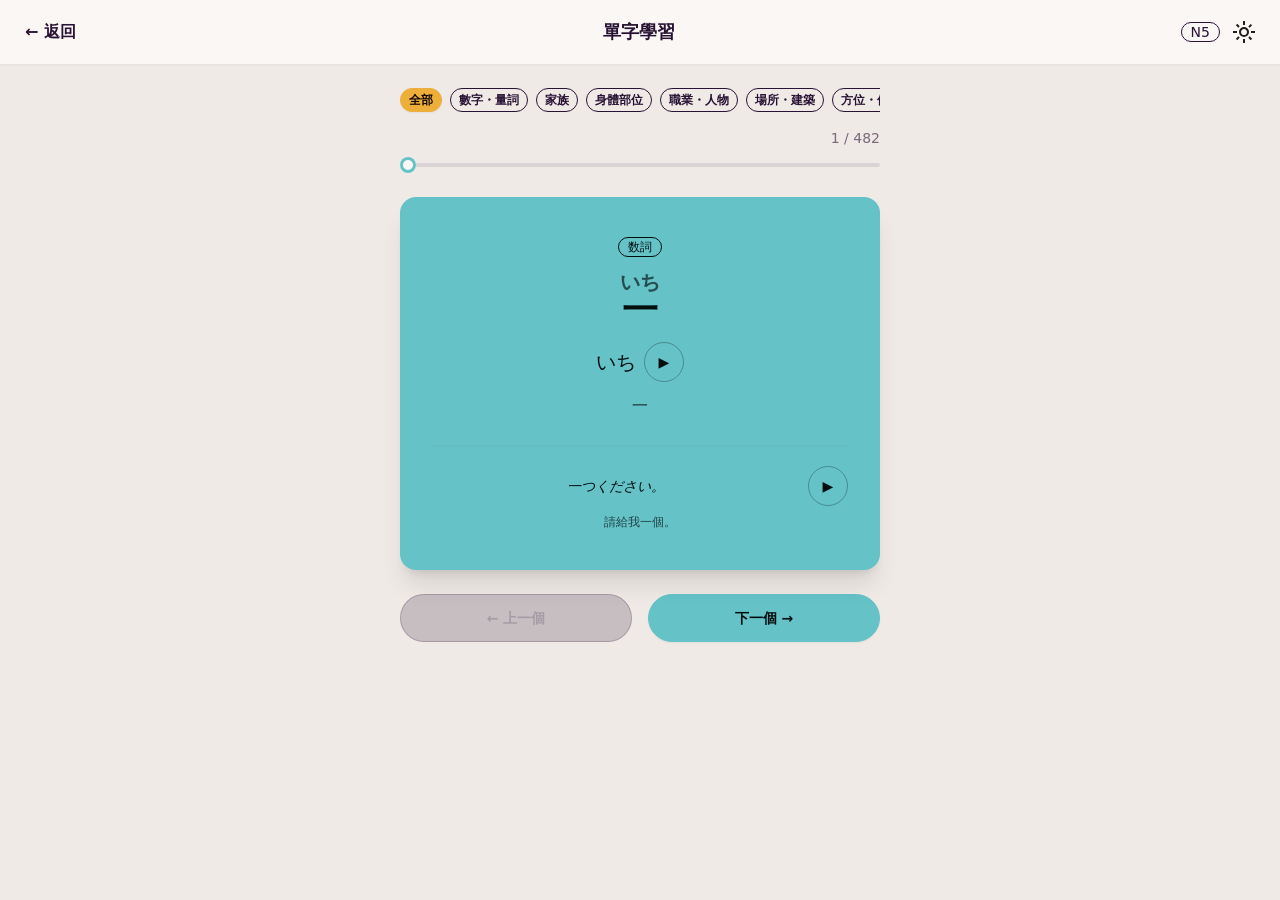
<file: src/vocab-study.html>
<!DOCTYPE html>
<html lang="zh-Hant" data-theme="cupcake">
<head>
  <meta charset="UTF-8">
  <link rel="icon" href="assets/icons/nihongo_icon_mono.svg" type="image/svg+xml">
  <meta name="viewport" content="width=device-width, initial-scale=1.0">
  <title>單字學習 — NihonGo</title>
  <link href="assets/vendor/daisyui.min.css" rel="stylesheet">
  <script src="assets/vendor/tailwind.js"></script>
  <link rel="stylesheet" href="assets/css/main.css">
  <style>
    .speak-btn {
      width: 2.5rem;
      height: 2.5rem;
      min-height: unset;
      padding: 0;
      display: inline-flex;
      align-items: center;
      justify-content: center;
    }
  </style>
</head>
<body class="min-h-screen bg-base-200">

  <header class="navbar bg-base-100 shadow-sm">
    <div class="navbar-start">
      <a href="index.html" class="btn btn-ghost text-base">← 返回</a>
    </div>
    <div class="navbar-center">
      <span class="text-lg font-bold">單字學習</span>
    </div>
    <div class="navbar-end px-4 gap-3">
      <span id="level-badge" class="badge badge-outline"></span>
      <label class="swap swap-rotate">
        <input type="checkbox" id="theme-toggle">
        <span class="swap-on"><img src="assets/icons/dark_mode.svg" class="theme-icon w-6 h-6" alt=""></span>
        <span class="swap-off"><img src="assets/icons/light_mode.svg" class="theme-icon w-6 h-6" alt=""></span>
      </label>
    </div>
  </header>

  <main class="container mx-auto px-4 py-6 max-w-lg">

    <!-- 單元選擇 -->
    <div class="mb-3">
      <div class="flex gap-2 overflow-x-auto pb-1 scrollbar-hide" id="unit-bar">
        <button class="btn btn-xs btn-accent shrink-0 unit-btn" data-unit="">全部</button>
      </div>
    </div>

    <!-- 進度 -->
    <div class="flex items-center justify-end mb-2">
      <span class="text-sm text-base-content/60" id="progress-label">— / —</span>
    </div>
    <input type="range" class="range range-primary range-xs w-full mb-6" id="progress-bar" min="0" max="0" value="0" step="1">

    <!-- 單字卡 -->
    <div class="card bg-primary text-primary-content shadow-xl mb-6" id="card-scene">
      <div class="card-body items-center text-center py-10">
        <div class="text-xs badge badge-outline mb-2" id="card-pos"></div>
        <div class="text-4xl font-bold mb-1" id="card-word"></div>
        <div class="flex items-center justify-center gap-2 mb-1">
          <div class="text-xl" id="card-reading"></div>
          <button class="speak-btn btn btn-circle btn-sm btn-ghost border border-primary-content/30" id="speak-btn" title="發音">▶</button>
        </div>
        <div class="text-base opacity-80 mb-3" id="card-meaning"></div>
        <div class="divider my-0 opacity-30"></div>
        <div class="flex items-center gap-2 mt-1 w-full">
          <span class="text-sm italic flex-1" id="card-example"></span>
          <button class="speak-btn btn btn-circle btn-sm btn-ghost border border-primary-content/30" id="example-speak-btn" title="發音">▶</button>
        </div>
        <div class="text-xs opacity-70" id="card-example-meaning"></div>
      </div>
    </div>

    <!-- 上一個 / 下一個 -->
    <div class="flex gap-4 justify-center" id="nav-btns">
      <button class="btn btn-outline flex-1" id="btn-prev">← 上一個</button>
      <button class="btn btn-primary flex-1" id="btn-next">下一個 →</button>
    </div>

    <!-- 錯誤畫面 -->
    <div class="hidden card bg-base-100 shadow-xl" id="error-screen">
      <div class="card-body items-center text-center py-10">
        <div class="text-5xl mb-4">⚠️</div>
        <h2 class="card-title text-xl mb-2">無法載入資料</h2>
        <p class="text-base-content/60 text-sm mb-4">請用本機伺服器開啟，而非直接點開檔案。</p>
        <div class="mockup-code text-left text-xs w-full max-w-xs">
          <pre><code>cd src
python3 -m http.server 8080</code></pre>
        </div>
        <p class="text-base-content/40 text-xs mt-3">然後開啟 http://localhost:8080</p>
      </div>
    </div>

  </main>

  <script src="assets/js/utils.js"></script>
  <script src="assets/js/tts.js"></script>
  <script src="assets/js/vocab-study.js"></script>
</body>
</html>
</file>
<file: src/assets/css/main.css>
/* main.css — 自訂樣式（補充 DaisyUI 不足之處）*/

/* Dark mode 下將黑色 SVG icon 反色為白色 */
[data-theme="dark"] .theme-icon {
  filter: invert(1);
}

/* 統一兩個主題的按鈕圓角（仿 cupcake 風格） */
[data-theme] {
  --rounded-btn: 1.9rem;
}

/* 頁面裝飾用大圖示（完成、結果等） */
.ui-icon {
  display: block;
  margin-left: auto;
  margin-right: auto;
}
[data-theme="dark"] .ui-icon {
  filter: invert(1);
}

/* 首頁卡片背景圖示 */
.card-bg-icon {
  position: absolute;
  pointer-events: none;
  width: 200px;
  min-width: 200px;
  opacity: 0.05;
  transform: rotate(-15deg);
  top: -40px;
  right: -20px;
}

[data-theme="dark"] .card-bg-icon {
  filter: invert(1);
}

/* 首頁 logo 圖示：以 mask 方式套用 currentColor */
.nihongo-icon {
  display: inline-block;
  background-color: currentColor;
  -webkit-mask-image: url('../icons/nihongo_icon_mono.svg');
  mask-image: url('../icons/nihongo_icon_mono.svg');
  -webkit-mask-size: contain;
  mask-size: contain;
  -webkit-mask-repeat: no-repeat;
  mask-repeat: no-repeat;
  -webkit-mask-position: center;
  mask-position: center;
}

/* 假名標註 */
ruby rt {
  font-size: 0.55em;
  line-height: 1.2;
  opacity: 0.65;
}
</file>
